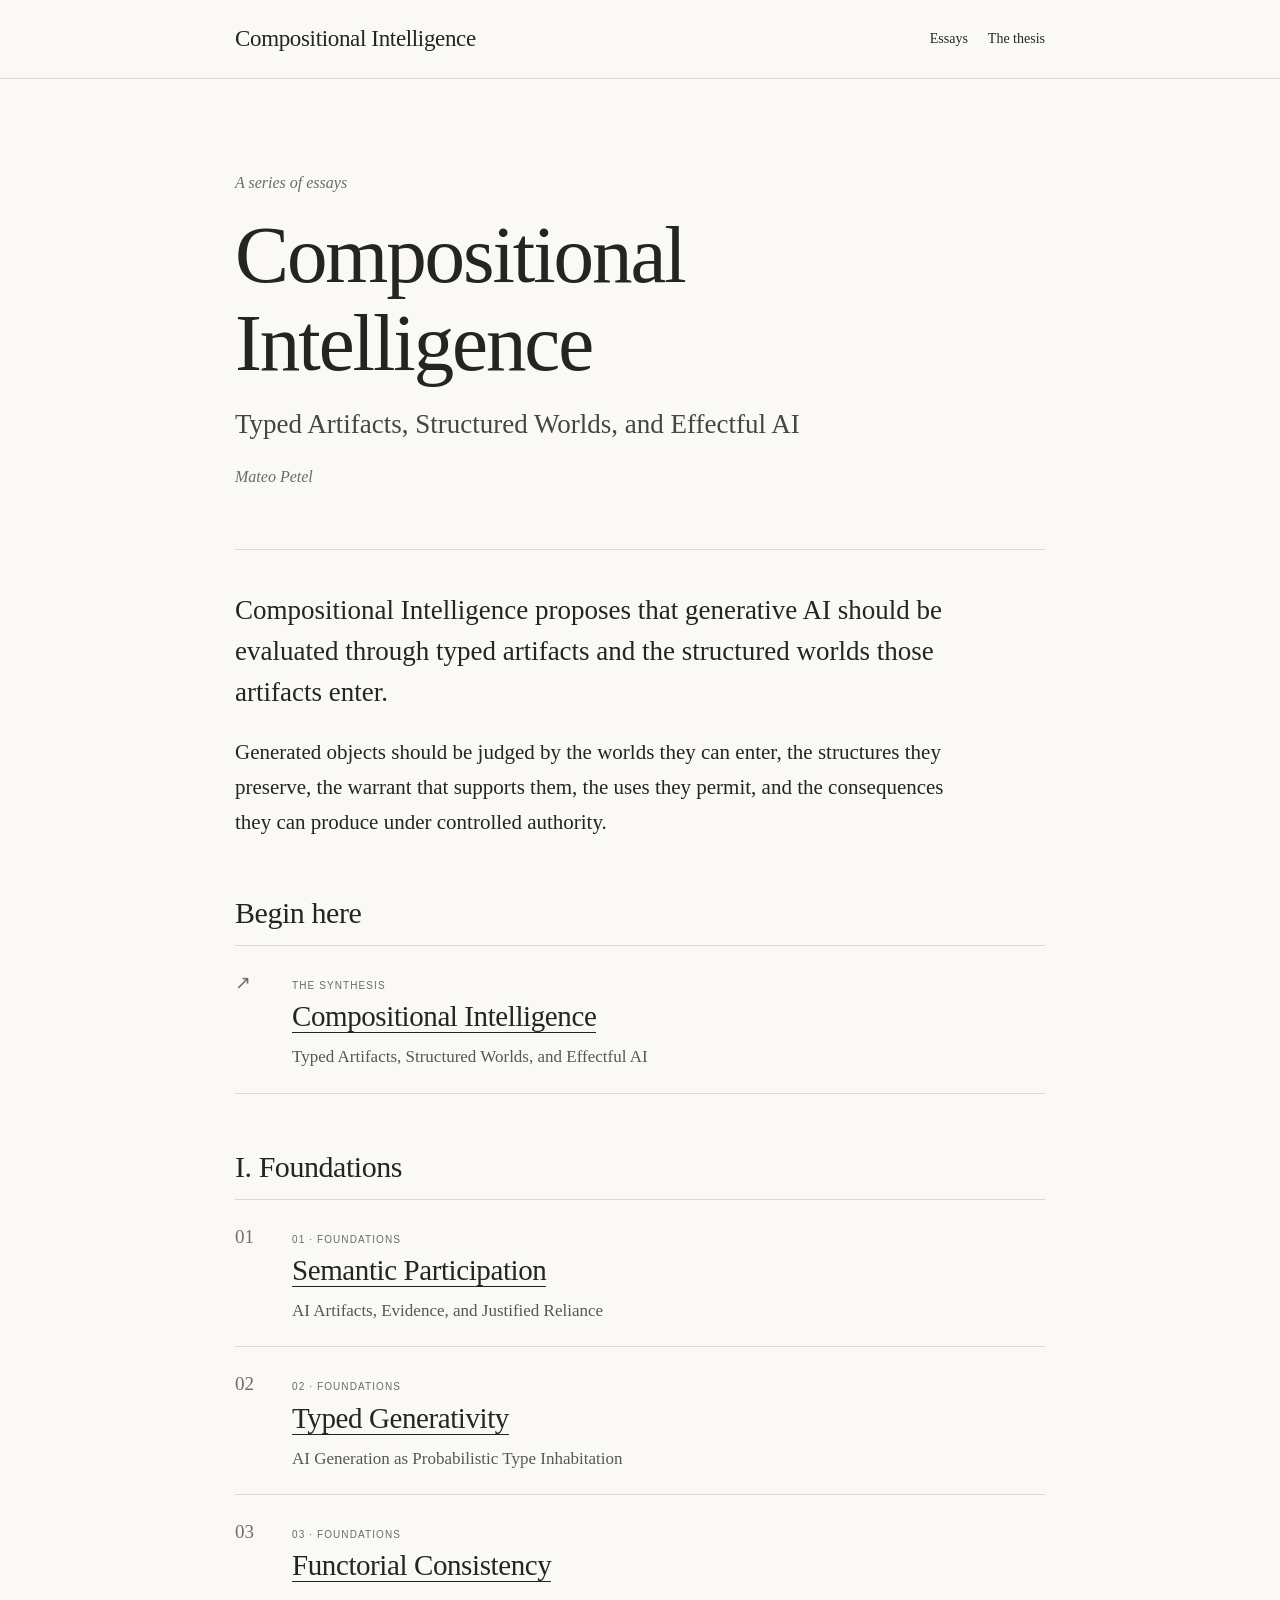
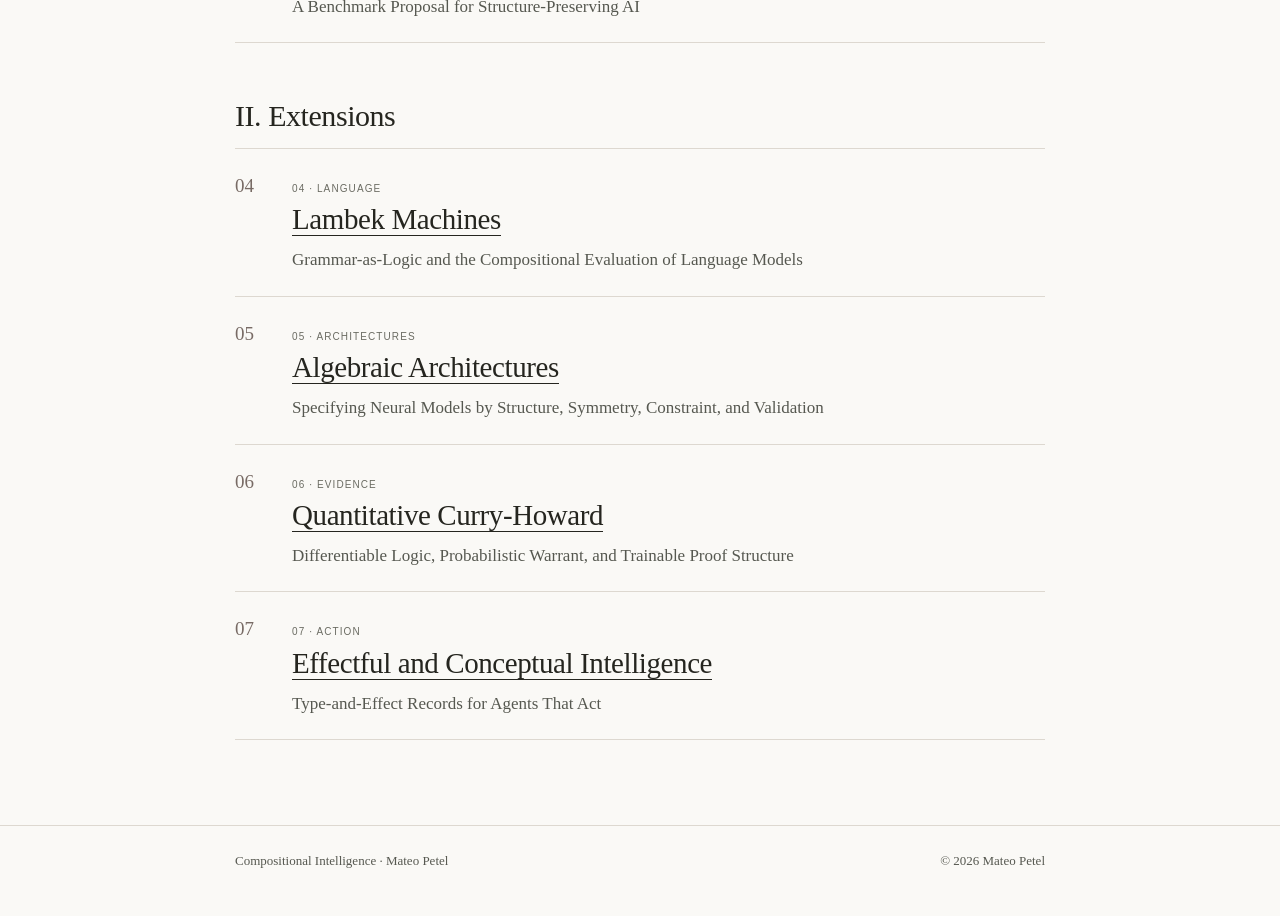
<file: docs/index.html>
<!doctype html>
<html lang="en">
<head>
<meta charset="utf-8">
<meta name="viewport" content="width=device-width, initial-scale=1">
<meta name="theme-color" content="#ffffff">
<meta name="description" content="Compositional Intelligence is a proposed research program for evaluating generative AI through typed artifacts and the structured worlds those artifacts enter.">
<meta property="og:type" content="website">
<meta property="og:title" content="Compositional Intelligence">
<meta property="og:description" content="Compositional Intelligence is a proposed research program for evaluating generative AI through typed artifacts and the structured worlds those artifacts enter.">
<meta property="og:url" content="https://fraware.github.io/compositional-intelligence/">
<link rel="canonical" href="https://fraware.github.io/compositional-intelligence/">
<link rel="icon" href="./favicon.svg" type="image/svg+xml">
<link rel="stylesheet" href="./style.css">
<title>Compositional Intelligence</title>
</head>
<body>
<a class="skip-link" href="#main">Skip to content</a>
<header class="site-header"><div class="container header-inner">
<a class="brand" href="./index.html">Compositional Intelligence</a>
<nav class="header-nav" aria-label="Primary navigation"><a href="./index.html#essays">Essays</a><a href="./essays/compositional-intelligence.html">The thesis</a></nav>
</div></header>
<main class="container" id="main">
<div class="hero"><p class="kicker">A series of essays</p><h1>Compositional<br>Intelligence</h1>
<p class="subtitle">Typed Artifacts, Structured Worlds, and Effectful AI</p><p class="byline">Mateo Petel</p></div>
<div class="intro"><p class="thesis">Compositional Intelligence proposes that generative AI should be evaluated through typed artifacts and the structured worlds those artifacts enter.</p>
<p>Generated objects should be judged by the worlds they can enter, the structures they preserve, the warrant that supports them, the uses they permit, and the consequences they can produce under controlled authority.</p></div>
<div id="essays"><section aria-label="Begin here"><h2 class="section-title">Begin here</h2><ol class="series-list"><li class="series-item"><span class="series-number" aria-hidden="true">↗</span><div><p class="category">The synthesis</p><h3 class="series-name"><a href="essays/compositional-intelligence.html">Compositional Intelligence</a></h3><p class="series-desc">Typed Artifacts, Structured Worlds, and Effectful AI</p></div></li></ol></section><section aria-label="I. Foundations"><h2 class="section-title">I. Foundations</h2><ol class="series-list"><li class="series-item"><span class="series-number" aria-hidden="true">01</span><div><p class="category">01 · Foundations</p><h3 class="series-name"><a href="essays/semantic-participation.html">Semantic Participation</a></h3><p class="series-desc">AI Artifacts, Evidence, and Justified Reliance</p></div></li><li class="series-item"><span class="series-number" aria-hidden="true">02</span><div><p class="category">02 · Foundations</p><h3 class="series-name"><a href="essays/typed-generativity.html">Typed Generativity</a></h3><p class="series-desc">AI Generation as Probabilistic Type Inhabitation</p></div></li><li class="series-item"><span class="series-number" aria-hidden="true">03</span><div><p class="category">03 · Foundations</p><h3 class="series-name"><a href="essays/functorial-consistency.html">Functorial Consistency</a></h3><p class="series-desc">A Benchmark Proposal for Structure-Preserving AI</p></div></li></ol></section><section aria-label="II. Extensions"><h2 class="section-title">II. Extensions</h2><ol class="series-list"><li class="series-item"><span class="series-number" aria-hidden="true">04</span><div><p class="category">04 · Language</p><h3 class="series-name"><a href="essays/lambek-machines.html">Lambek Machines</a></h3><p class="series-desc">Grammar-as-Logic and the Compositional Evaluation of Language Models</p></div></li><li class="series-item"><span class="series-number" aria-hidden="true">05</span><div><p class="category">05 · Architectures</p><h3 class="series-name"><a href="essays/algebraic-architectures.html">Algebraic Architectures</a></h3><p class="series-desc">Specifying Neural Models by Structure, Symmetry, Constraint, and Validation</p></div></li><li class="series-item"><span class="series-number" aria-hidden="true">06</span><div><p class="category">06 · Evidence</p><h3 class="series-name"><a href="essays/quantitative-curry-howard.html">Quantitative Curry-Howard</a></h3><p class="series-desc">Differentiable Logic, Probabilistic Warrant, and Trainable Proof Structure</p></div></li><li class="series-item"><span class="series-number" aria-hidden="true">07</span><div><p class="category">07 · Action</p><h3 class="series-name"><a href="essays/effectful-and-conceptual-intelligence.html">Effectful and Conceptual Intelligence</a></h3><p class="series-desc">Type-and-Effect Records for Agents That Act</p></div></li></ol></section></div></main>
<footer class="site-footer"><div class="container"><span>Compositional Intelligence · Mateo Petel</span><span>© 2026 Mateo Petel</span></div></footer>
</body></html>
</file>
<file: docs/style.css>
/* Compositional Intelligence. Deliberately minimal, self-contained editorial design. */
:root { color-scheme:light; --ink:#25251f; --soft:#565850; --muted:#6b6c63; --line:#ddd8d0; --paper:#faf9f6; --link:#684c49; --serif:"Palatino Linotype","Book Antiqua",Palatino,Georgia,serif; --display:Baskerville,"Baskerville Old Face","Palatino Linotype",Georgia,serif; --sans:"Helvetica Neue",Arial,Helvetica,sans-serif; }
*,*::before,*::after { box-sizing:border-box; }
html { scroll-behavior:smooth; }
body { margin:0; min-width:320px; background:var(--paper); color:var(--ink); font:19px/1.69 var(--serif); text-rendering:optimizeLegibility; }
a { color:inherit; text-decoration:underline; text-decoration-thickness:1px; text-underline-offset:3px; }
a:hover { color:var(--link); }
a:focus-visible,summary:focus-visible { outline:2px solid var(--link); outline-offset:4px; }
::selection { background:#edeae2; color:var(--ink); }
.container { width:min(100% - 64px, 810px); margin-inline:auto; }
.skip-link { position:absolute;left:-10000px;top:auto;width:1px;height:1px;overflow:hidden; }
.skip-link:focus { left:10px;top:10px;width:auto;height:auto;overflow:visible;padding:6px;background:white;z-index:20; }
.site-header { border-bottom:1px solid var(--line); padding:18px 0; }
.header-inner { display:flex; flex-wrap:wrap; justify-content:space-between; align-items:center; gap:10px 25px; min-height:42px; }
.brand { font:400 23px/1.25 var(--display); letter-spacing:-.015em; text-decoration:none; }
.header-nav { font:14px/1.4 var(--serif); letter-spacing:0; }
.header-nav a { margin-left:20px; text-decoration:none; }
.hero { padding-top:76px; padding-bottom:44px; border-bottom:1px solid var(--line); }
.kicker { text-transform:none; letter-spacing:0; font:italic 16px/1.45 var(--serif); color:var(--muted); }
.hero h1 { margin:17px 0 15px; font:400 clamp(50px,7.2vw,81px)/1.09 var(--display); letter-spacing:-.026em; max-width:760px; }
.hero .subtitle { margin:17px 0 19px; font-size:clamp(21px,2.7vw,27px); line-height:1.48; color:#45463f; }
.byline { font:italic 16px/1.6 var(--serif); color:var(--muted); }
.intro { max-width:740px; padding-top:40px; font-size:21px; line-height:1.66; }
.intro p { margin:0 0 22px; }
.intro .thesis { font-size:clamp(22px,3vw,27px); line-height:1.52; }
.section-title { margin:55px 0 13px; font:400 30px/1.23 var(--display); letter-spacing:-.015em; }
.section-intro { font:15px/1.6 Arial,Helvetica,sans-serif; color:var(--soft); margin:0 0 18px; }
.series-list { list-style:none; margin:0; padding:0; border-top:1px solid var(--line); }
.series-item { display:grid; grid-template-columns:42px minmax(0,1fr); column-gap:15px; padding:21px 0 22px; border-bottom:1px solid var(--line); }
.series-number { font:400 19px/1.5 var(--display); color:#786b65; padding-top:2px; }
.series-name { margin:0; font:400 29px/1.22 var(--display); letter-spacing:-.014em; }
.series-name a { text-decoration:none; border-bottom:1px solid currentColor; }
.series-desc { margin:10px 0 0; font:17px/1.55 var(--serif); color:#565850; max-width:670px; }
.category { display:inline-block; font:10px/1.4 Arial,Helvetica,sans-serif; text-transform:uppercase; letter-spacing:.11em; color:var(--muted); margin:0 0 6px; }
.site-footer { border-top:1px solid var(--line); padding:25px 0 44px; margin-top:85px; font:13px/1.6 Arial,Helvetica,sans-serif; color:var(--soft); }
.site-footer .container { display:flex; flex-wrap:wrap; gap:12px 25px; justify-content:space-between; }
.article-header { padding:69px 0 43px; border-bottom:1px solid var(--line); }
.breadcrumb { margin:0 0 25px; font:13px/1.5 Arial,Helvetica,sans-serif; color:var(--soft); }
.article-header h1 { margin:8px 0 15px; font:400 clamp(39px,5.5vw,62px)/1.15 var(--display); letter-spacing:-.024em; text-wrap:balance; }
.article-header .deck { font-size:24px; line-height:1.39; color:#343434; margin:0 0 22px; }
.article-content { padding-top:43px; overflow-wrap:break-word; }
.article-content h2 { font:400 32px/1.28 var(--display); letter-spacing:-.018em; scroll-margin-top:25px; margin:60px 0 20px; }
.article-content h3 { font:400 25px/1.34 var(--display); scroll-margin-top:25px; margin:45px 0 14px; }
.article-content h4 { font:600 17px/1.5 Arial,Helvetica,sans-serif; margin-top:35px; }
.article-content p { margin:0 0 1.22em; }
.article-content a { overflow-wrap:anywhere; }
.article-content .source-only { padding:13px 16px; margin:0 0 33px; border-left:2px solid var(--line); font:14px/1.6 Arial,Helvetica,sans-serif; color:var(--soft); }
.article-content ul,.article-content ol { margin:7px 0 24px; padding-left:28px; }
.article-content li { margin:6px 0; }
.article-content blockquote { margin:28px 0; padding:2px 22px; border-left:2px solid var(--line); color:#404040; }
.article-content pre { padding:19px 22px; font:14px/1.6 ui-monospace,SFMono-Regular,Consolas,"Liberation Mono",monospace; background:#f7f7f7; white-space:pre-wrap; overflow-x:auto; }
.article-content code { font:0.85em/1.5 ui-monospace,SFMono-Regular,Consolas,"Liberation Mono",monospace; }
.article-content table { border-collapse:collapse; font:14px/1.56 var(--sans); margin:0; width:100%; }
.article-content th,.article-content td { text-align:left; vertical-align:top; padding:11px 16px 12px 0; border-bottom:1px solid var(--line); overflow-wrap:anywhere; }
.article-content th { font-weight:600; }
.article-content caption { text-align:left; padding:0 0 13px; }
.article-content sup { line-height:0; }
.article-content math { font-size:1em; }
.article-toc { margin:0 0 37px; border-bottom:1px solid var(--line); padding:0 0 18px; font:14px/1.55 Arial,Helvetica,sans-serif; }
.article-toc summary { cursor:pointer; color:var(--soft); }
.article-toc ol { columns:2; column-gap:30px; padding-left:21px; margin:16px 0 2px; }
.article-toc li { break-inside:avoid; margin:0 0 7px; }
.article-toc a { text-decoration:none; }
.article-pager { display:grid; grid-template-columns:1fr 1fr; gap:25px; border-top:1px solid var(--line); margin:74px 0 25px; padding-top:25px; font:14px/1.6 Arial,Helvetica,sans-serif; }
.article-pager .next { text-align:right; }
.article-pager span { display:block; color:var(--soft); font-size:12px; margin-bottom:4px; }
.note { margin:31px 0 0; font:14px/1.6 Arial,Helvetica,sans-serif; color:var(--soft); }
.article-content .preview-heading { margin-top:29px; }
.bibliography { border-top: 1px solid var(--line); padding-top: 25px; margin-top: 65px; font:14px/1.62 Arial,Helvetica,sans-serif; }
.bibliography h2 {font:normal 29px/1.25 Georgia,'Times New Roman',serif;letter-spacing:-.02em;margin:0 0 12px;}
.bibliography-note {color:var(--soft);margin:0 0 22px;max-width:680px;}
.references-list {list-style:none;margin:0;padding:0;display:grid;gap:13px;}
.references-list li {overflow-wrap:anywhere;}
.ref-key {font:12px/1.4 ui-monospace,SFMono-Regular,Consolas,monospace;color:var(--soft);}
.ref-details {color:var(--soft);}
.citation-link {text-decoration: underline dotted; text-underline-offset: 3px;}
.references-list li:target {outline:1px solid var(--line);outline-offset:7px;}
@media (max-width:600px) { .hero { padding-top:49px; } .intro { padding-top:29px; font-size:19px; } .series-item { grid-template-columns:32px 1fr; column-gap:10px; } .series-name { font-size:22px; } .article-header { padding-top:44px; } .article-content { padding-top:29px; } .article-content h2 { font-size:26px; } .article-toc ol { columns:1; } .header-nav a { margin-left:13px; } }
@media (prefers-reduced-motion:reduce) { html { scroll-behavior:auto; } }
@media print { .site-header,.site-footer,.article-pager,.article-toc { display:none; } .container { width:100%; } .article-content { padding-top:12px; } body { color:#000; font-size:12pt; } h2,h3 { break-after:avoid; } table,blockquote,pre { break-inside:avoid; } }


/* Additional reading and accessibility refinements. */
.article-content img{max-width:100%;height:auto}.article-content table{width:100%}.article-content td,.article-content th{white-space:normal}.article-content .citation-link{overflow-wrap:normal}.references-list li{scroll-margin-top:30px}.article-content math[display="block"]{display:block;max-width:100%;overflow-x:auto;overflow-y:hidden;margin:25px 0}.article-content .footnotes{font-size:0.82em}.article-content h1{font-size:36px}@media(prefers-color-scheme:dark){:root{color-scheme:light}}

/* Publication hierarchy and responsive navigation. */
.article-content > p,.article-content > ul,.article-content > ol,.article-content > blockquote { max-width:70ch; }
.article-content > p { hyphens:none; }
.article-content pre,.article-content code { overflow-wrap:anywhere; }
.article-toc { padding:14px 0 19px; margin:0 0 34px; }
.article-toc details summary { font:600 14px/1.5 Arial,Helvetica,sans-serif; cursor:pointer; }
.article-toc details[open] { padding-bottom:12px; }
.article-toc ol { padding-top:12px; }
.header-nav a { display:inline-flex; align-items:center; min-height:40px; }
@media (max-width:680px) {
  .header-inner { gap:7px 18px; }
  .header-nav { display:flex; flex-wrap:wrap; gap:3px 16px; }
  .header-nav a { margin-left:0; min-height:42px; }
  .article-toc ol { columns:1; }
}

/* Scientific tables retain native table layout inside a keyboard-scrollable group. */
.article-content .table-scroll {
  max-width:100%;
  overflow-x:auto;
  margin:25px 0 30px;
  overscroll-behavior-x:contain;
}
.article-content .table-scroll:focus-visible {
  outline:2px solid var(--link);
  outline-offset:3px;
}
.article-content .table-scroll table {
  display:table;
  width:100%;
  max-width:none;
  overflow:visible;
  margin:0;
}
.article-content .table-scroll th,
.article-content .table-scroll td {
  min-width:95px;
}
@media print {
  .article-content .table-scroll { overflow:visible; break-inside:avoid; }
}

/* Scientific media: semantic MathML and captioned, keyboard-readable figures. */
.article-content .math-scroll {
  max-width:100%;
  overflow-x:auto;
  overflow-y:hidden;
  margin:26px 0 30px;
  padding:15px 5px 17px;
  overscroll-behavior-x:contain;
  border-top:1px solid var(--line);
  border-bottom:1px solid var(--line);
}
.article-content .math-scroll:focus-visible { outline:2px solid var(--link); outline-offset:3px; }
.article-content .math-scroll math[display="block"] {
  display:block;
  min-width:max-content;
  margin:0;
  font-size:1.09em;
}
.article-content math[display="inline"] {
  display:inline-block;
  max-width:100%;
  overflow-x:auto;
  overflow-y:hidden;
  vertical-align:middle;
}
.article-content math[display="inline"]:focus-visible {
  outline:2px solid var(--link);
  outline-offset:2px;
}
.article-content figure {
  max-width:100%;
  margin:30px 0 35px;
}
.article-content figcaption {
  margin:13px 0 0;
  color:var(--soft);
  font:13px/1.6 Arial,Helvetica,sans-serif;
}
.article-content .lifecycle-stages {
  display:grid;
  grid-template-columns:repeat(auto-fit,minmax(155px,1fr));
  list-style:none;
  counter-reset:stage;
  gap:8px;
  margin:0;
  padding:0;
}
.article-content .lifecycle-stages li {
  counter-increment:stage;
  min-width:0;
  padding:15px 13px 17px;
  margin:0;
  border:1px solid var(--line);
  font:14px/1.55 Arial,Helvetica,sans-serif;
}
.article-content .lifecycle-stages li::before {
  content:counter(stage, decimal-leading-zero);
  display:block;
  color:var(--soft);
  font:11px/1.7 Arial,Helvetica,sans-serif;
  margin-bottom:8px;
}
.article-content .path-comparison { display:grid; gap:10px; }
.article-content .path-route { padding:16px 17px; border:1px solid var(--line); }
.article-content .path-route p { margin:0; overflow-wrap:anywhere; }
.article-content .path-route p:last-child {
  font:18px/1.65 Georgia,"Times New Roman",serif;
}
.article-content .path-route .path-route-label {
  margin:0 0 9px;
  font:600 11px/1.5 Arial,Helvetica,sans-serif;
  text-transform:uppercase;
  letter-spacing:.075em;
  color:var(--soft);
}
@media (max-width:550px) {
  .article-content .math-scroll { padding:14px 2px; }
  .article-content .math-scroll math[display="block"] { font-size:1em; }
  .article-content .lifecycle-stages { grid-template-columns:repeat(2,minmax(0,1fr)); }
  .article-content .path-route { padding:13px 12px; }
  .article-content .path-route p:last-child { font-size:16px; }
}
@media print {
  .article-content .math-scroll { overflow:visible; break-inside:avoid; }
  .article-content .math-scroll math[display="block"] { min-width:0; }
  .article-content figure { break-inside:avoid; }
}


/* Technical reading: intact HTML tables, comfortable column measures, visible labels. */
.article-content .table-scroll {
  margin:0 0 34px;
  border-top:1px solid var(--line);
  border-bottom:1px solid var(--line);
  scrollbar-gutter:stable;
}
.article-content .table-scroll table { width:100%; max-width:none; overflow:visible; }
.article-content .table-scroll[data-columns="2"] table { min-width:max(100%,560px); }
.article-content .table-scroll[data-columns="3"] table { min-width:max(100%,750px); }
.article-content .table-scroll[data-columns="4"] table { min-width:max(100%,920px); }
.article-content .table-scroll[data-columns="5"] table,
.article-content .table-scroll[data-columns="6"] table { min-width:max(100%,1050px); }
/* Generated table labels remain accessible without adding printed manuscript text. */
.article-content .table-display-caption {
  position:absolute;
  width:1px;
  height:1px;
  padding:0;
  margin:-1px;
  overflow:hidden;
  clip:rect(0,0,0,0);
  clip-path:inset(50%);
  white-space:nowrap;
  border:0;
}
.article-content .table-caption-number { font-weight:650; color:var(--ink); margin-right:7px; }
.article-content caption.visually-hidden {
  position:absolute;
  width:1px;
  height:1px;
  padding:0;
  margin:-1px;
  overflow:hidden;
  clip:rect(0,0,0,0);
  white-space:nowrap;
  border:0;
}
.article-content .table-scroll-hint {
  display:none;
  margin:6px 0 32px;
  color:var(--muted);
  font:italic 13px/1.5 var(--serif);
}
.article-content .table-scroll thead th {
  font-weight:650;
  color:var(--ink);
  border-bottom:1px solid #a9a69d;
}
.article-content .table-scroll tbody tr:last-child td { border-bottom:0; }
.article-content .table-scroll td a { overflow-wrap:anywhere; }
.article-content .record-schema {
  margin:28px 0 35px;
  border-block:1px solid var(--line);
  outline-offset:4px;
}
.article-content .record-schema:focus-visible { outline:2px solid var(--link); }
.article-content .record-schema pre {
  margin:0;
  padding:17px 6px 19px;
  background:transparent;
  overflow-wrap:anywhere;
  white-space:pre-wrap;
  border:0;
  font:13.5px/1.7 ui-monospace,SFMono-Regular,Consolas,"Liberation Mono",monospace;
}
.article-content .record-schema code { font:inherit; white-space:inherit; }
.bibliography h2 { font-family:var(--display); }
.site-footer { font-family:var(--serif); }
@media (max-width:650px) {
  .article-content .table-scroll[data-columns]:not([data-columns="1"]) { margin-bottom:0; }
  .article-content .table-scroll-hint { display:block; }
  .container { width:min(100% - 40px,810px); }
  .site-header { padding:12px 0; }
  .brand { font-size:21px; }
  .hero { padding-top:53px; }
  .hero h1 { font-size:clamp(42px,10vw,62px); }
  .series-name { font-size:26px; }
  .article-header { padding-top:53px; }
  .article-content { padding-top:37px; }
  .article-content h2 { font-size:28px; }
  .article-content h3 { font-size:23px; }
}
@media print {
  :root { --paper:#fff; --ink:#000; --soft:#333; }
  .article-content .table-scroll { overflow:visible; }
  .article-content .table-scroll table { min-width:0!important; }
}

/* Unstyled manuscript source records use the same restrained typesetting. */
.article-content > pre {
  margin:29px 0 35px;
  padding:17px 6px 19px;
  background:transparent;
  border-top:1px solid var(--line);
  border-bottom:1px solid var(--line);
  font:13.5px/1.7 ui-monospace,SFMono-Regular,Consolas,"Liberation Mono",monospace;
  white-space:pre-wrap;
  overflow-wrap:anywhere;
}
.article-content > pre code { font:inherit; white-space:inherit; }


/* Synthesis table: semantic inline formulas remain intact within horizontal scrolling. */
.article-content .formula-cell { white-space:nowrap; }
.article-content .formula-cell math[display="inline"] {
  display:inline-block;
  max-width:none;
  white-space:nowrap;
  vertical-align:middle;
}


/* Source-derived figures in the flagship synthesis. */
.article-content .ci-source-figure {
  margin:34px 0 41px;
  padding:23px 0 19px;
  border-top:1px solid var(--line);
  border-bottom:1px solid var(--line);
}
.article-content .ci-source-figure figcaption {
  max-width:68ch;
  margin:18px 0 0;
  color:var(--soft);
  font:14px/1.6 var(--serif);
}
.article-content .ci-lifecycle ol {
  counter-reset:ci-stage;
  display:grid;
  grid-template-columns:repeat(4,minmax(0,1fr));
  gap:8px;
  padding:0;
  margin:0;
  list-style:none;
}
.article-content .ci-lifecycle li {
  counter-increment:ci-stage;
  display:flex;
  flex-direction:column;
  justify-content:center;
  min-height:91px;
  margin:0;
  padding:13px 11px;
  border:1px solid var(--line);
  background:rgba(255,255,255,.26);
  font:16px/1.42 var(--serif);
  overflow-wrap:normal;
  hyphens:none;
}
.article-content .ci-lifecycle li::before {
  content:counter(ci-stage,decimal-leading-zero);
  display:block;
  margin-bottom:7px;
  color:var(--soft);
  font:11px/1.2 var(--sans);
  letter-spacing:.04em;
}
.article-content .ci-commuting .table-scroll {
  margin:0;
  border:0;
  scrollbar-gutter:auto;
}
.article-content .ci-commuting .table-scroll[data-columns="3"] table {
  min-width:max(100%,570px);
  table-layout:fixed;
}
.article-content .ci-commuting .table-scroll th,
.article-content .ci-commuting .table-scroll td {
  min-width:0;
  padding:12px 8px;
  border:0;
  text-align:center;
  vertical-align:middle;
  font-weight:400;
  font-size:16px;
  line-height:1.42;
}
.article-content .ci-commuting .table-scroll th {
  font-weight:400;
}
.article-content .ci-commuting .table-scroll th:nth-child(2),
.article-content .ci-commuting .table-scroll td:nth-child(2) {
  width:18%;
}
.article-content .ci-commuting .table-scroll tbody tr:first-child td {
  padding:4px 8px;
}
.article-content .ci-commuting .ci-right-arrow,
.article-content .ci-commuting .ci-down-arrow {
  display:inline-flex;
  align-items:center;
  justify-content:center;
  gap:5px;
  white-space:nowrap;
  color:var(--ink);
  font-size:18px;
  font-weight:400;
}
.article-content .ci-commuting .ci-down-arrow {
  flex-direction:column;
  gap:0;
  line-height:1;
}
.article-content .ci-commuting .ci-right-arrow var,
.article-content .ci-commuting .ci-down-arrow var {
  font-size:16px;
}
@media (max-width:680px) {
  .article-content .ci-lifecycle ol {
    grid-template-columns:repeat(2,minmax(0,1fr));
  }
  .article-content .ci-lifecycle li {
    min-height:79px;
    padding:12px 10px;
    font-size:15px;
  }
}
@media print {
  .article-content .ci-source-figure {
    break-inside:avoid;
  }
  .article-content .ci-commuting .table-scroll[data-columns="3"] table {
    min-width:0;
  }
}


/* Compact phone representation of the source's commuting-square table. */
.article-content .ci-commuting-mobile { display:none; }
@media (max-width:650px) {
  .article-content .ci-commuting .table-scroll { display:none; }
  .article-content .ci-commuting-mobile { display:block; }
  .article-content .ci-commuting-mobile-grid {
    display:grid;
    grid-template-columns:minmax(0,1fr) 36px minmax(0,1fr);
    grid-template-rows:auto 40px auto;
    align-items:center;
    gap:3px;
    max-width:100%;
  }
  .article-content .ci-square-object {
    display:block;
    min-width:0;
    padding:14px 5px;
    border:1px solid var(--line);
    text-align:center;
    overflow-wrap:normal;
    font:14px/1.38 var(--serif);
  }
  .article-content .ci-square-arrow {
    display:flex;
    align-items:center;
    justify-content:center;
    gap:2px;
    min-width:0;
    white-space:nowrap;
    font:16px/1.25 var(--serif);
  }
  .article-content .ci-square-arrow.ci-square-down {
    flex-direction:column;
    gap:0;
    font-size:19px;
  }
}


/* Flagship source captions remain on the page, named by their source table. */
.article-content .table-display-caption.source-visible-caption {
  position:static;
  display:block;
  width:auto;
  height:auto;
  padding:0;
  margin:7px 0 13px;
  overflow:visible;
  clip:auto;
  clip-path:none;
  white-space:normal;
  border:0;
  color:var(--soft);
  font:italic 15px/1.55 var(--serif);
}

/* Keep source punctuation on the same typographic line as display MathML. */
.article-content .math-display-expression {
  display:inline-flex;
  align-items:baseline;
  flex-wrap:nowrap;
  gap:0;
  min-width:max-content;
  white-space:nowrap;
}
.article-content .math-display-punctuation {
  display:inline-block;
  margin-left:.035em;
  flex:none;
  white-space:nowrap;
}


/* Semantic Participation: source-based scientific records and membership core. */
.article-content .sp-sequence {
  margin:27px 0 33px;
  padding:23px 0 20px;
  border-block:1px solid var(--line);
}
.article-content .sp-sequence ol {
  display:grid;
  grid-template-columns:repeat(4,minmax(0,1fr));
  gap:8px;
  list-style:none;
  margin:0;
  padding:0;
  counter-reset:sp-sequence;
}
.article-content .sp-sequence li {
  counter-increment:sp-sequence;
  display:flex;
  flex-direction:column;
  justify-content:center;
  gap:7px;
  min-height:82px;
  margin:0;
  padding:12px 11px;
  border:1px solid var(--line);
  font:16px/1.35 var(--serif);
  overflow-wrap:normal;
}
.article-content .sp-sequence li::before {
  content:counter(sp-sequence,decimal-leading-zero);
  color:var(--soft);
  font:11px/1.3 var(--sans);
  letter-spacing:.055em;
}
.article-content .sp-source-schema {
  margin:27px 0 35px;
  border-block:1px solid var(--line);
  outline-offset:4px;
}
.article-content .sp-source-schema pre {
  margin:0;
  padding:17px 6px 20px;
  white-space:pre-wrap;
  overflow-wrap:anywhere;
  border:0;
  background:transparent;
  font:13.5px/1.7 ui-monospace,SFMono-Regular,Consolas,"Liberation Mono",monospace;
}
.article-content .sp-source-schema code {font:inherit;white-space:inherit}
.article-content .sp-source-schema:focus-visible {outline:2px solid var(--link)}
.article-content .sp-criterion {
  margin:24px 0 34px;
  padding:15px 0;
  border-block:1px solid var(--line);
}
.article-content .sp-criterion-head {
  margin:0 0 12px;
  font:19px/1.6 var(--serif);
}
.article-content .sp-criterion ol {
  margin:0;
  padding:0 0 0 18px;
  list-style:none;
  border-left:2px solid var(--line);
}
.article-content .sp-criterion li {
  margin:0;
  padding:5px 0 5px 12px;
  font:16px/1.55 ui-monospace,SFMono-Regular,Consolas,"Liberation Mono",monospace;
  overflow-wrap:anywhere;
}
.article-content .sp-transport {margin:28px 0 38px}
.article-content .sp-transport .sp-transport-mapping {
  margin:0 0 12px;
  padding:13px 0;
  font:18px/1.6 var(--serif);
  overflow-x:auto;
}
.article-content .sp-transport .sp-source-schema {margin:0}
.article-content .sp-mobile-records {display:none}
.article-content .sp-scroll-hint {display:none}
.article-content .table-scroll[data-sp-alternative="mobile"]:has(#table-3) {
  border:0;
  margin-top:12px;
}
.article-content .table-scroll[data-sp-alternative="mobile"] #table-3 thead {
  display:none;
}
.article-content .table-scroll[data-sp-alternative="mobile"] #table-3 td {
  padding:18px 0 18px 20px;
  border:0;
  border-left:2px solid var(--ink);
  font:19px/1.75 var(--serif);
}
.article-content blockquote:has(> .record-schema) {
  margin-block:24px 33px;
  border:0;
  padding:0;
}
@media (min-width:651px) and (max-width:1000px) {
  .article-content .sp-scroll-hint {
    display:block;
    margin:8px 0 11px;
    color:var(--soft);
    font:italic 13px/1.5 var(--serif);
  }
}
@media (min-width:1001px) {
  .article-content .sp-scroll-hint + .table-scroll[data-columns="4"] {
    margin-top:0;
  }
  .article-content .sp-scroll-hint:has(+ .table-scroll[data-columns="4"]) {
    display:block;
    margin:8px 0 11px;
    color:var(--soft);
    font:italic 13px/1.5 var(--serif);
  }
}
@media (max-width:650px) {
  .article-content .sp-sequence ol {
    grid-template-columns:repeat(2,minmax(0,1fr));
  }
  .article-content .sp-sequence li {
    min-height:75px;
    font-size:15px;
    padding:11px;
  }
  .article-content .table-scroll[data-sp-alternative="mobile"] {
    display:none;
  }
  .article-content .sp-scroll-hint {display:none}
  .article-content .sp-mobile-records {
    display:block;
    margin:8px 0 36px;
  }
  .article-content .sp-mobile-record {
    padding:16px 0 18px;
    margin:0;
    border-top:1px solid var(--line);
  }
  .article-content .sp-mobile-record:last-child {
    border-bottom:1px solid var(--line);
  }
  .article-content .sp-record-field + .sp-record-field {margin-top:13px}
  .article-content .sp-record-field dt {
    margin:0 0 4px;
    color:var(--soft);
    font:12px/1.5 var(--sans);
    letter-spacing:.035em;
  }
  .article-content .sp-record-field dd {
    margin:0;
    max-width:100%;
    font:16px/1.59 var(--serif);
    overflow-wrap:break-word;
  }
  .article-content .sp-mobile-record .sp-record-field:first-child dd {
    font:18px/1.45 var(--display);
  }
  .article-content .sp-mobile-table-1 .sp-record-field:nth-child(1) dd {
    color:var(--soft);
    font:14px/1.4 var(--sans);
  }
  .article-content .sp-mobile-table-1 .sp-record-field:nth-child(2) dd {
    font:19px/1.4 var(--display);
  }
  .article-content .sp-mobile-table-1 .sp-record-field:nth-child(3) dd {
    color:var(--ink);
    font:16px/1.58 var(--serif);
  }
  .article-content .sp-mobile-table-1 .sp-record-field:nth-child(1) dt,
  .article-content .sp-mobile-table-1 .sp-record-field:nth-child(2) dt,
  .article-content .sp-mobile-table-2 .sp-record-field:first-child dt,
  .article-content .sp-mobile-table-4 .sp-record-field:first-child dt,
  .article-content .sp-mobile-table-5 .sp-record-field:first-child dt,
  .article-content .sp-mobile-table-6 .sp-record-field:first-child dt,
  .article-content .sp-mobile-table-7 .sp-record-field:first-child dt,
  .article-content .sp-mobile-table-8 .sp-record-field:first-child dt,
  .article-content .sp-mobile-table-9 .sp-record-field:first-child dt,
  .article-content .sp-mobile-table-10 .sp-record-field:first-child dt,
  .article-content .sp-mobile-table-11 .sp-record-field:first-child dt,
  .article-content .sp-mobile-table-12 .sp-record-field:first-child dt {
    position:absolute;
    width:1px;
    height:1px;
    padding:0;
    margin:-1px;
    overflow:hidden;
    clip:rect(0,0,0,0);
    clip-path:inset(50%);
    white-space:nowrap;
    border:0;
  }
  .article-content .sp-mobile-table-3 .sp-record-field dt {
    position:absolute;
    width:1px;
    height:1px;
    margin:-1px;
    padding:0;
    overflow:hidden;
    clip:rect(0,0,0,0);
    clip-path:inset(50%);
    white-space:nowrap;
    border:0;
  }
  .article-content .sp-mobile-table-3 .sp-mobile-record {
    border-top:0;
    border-left:2px solid var(--ink);
    padding:9px 0 9px 18px;
  }
  .article-content .sp-mobile-table-3 .sp-record-field dd {
    font:19px/1.68 var(--serif) !important;
  }
  .article-content .sp-transition-head {
    display:flex;
    justify-content:space-between;
    gap:14px;
    padding:24px 0 10px;
    border-top:2px solid var(--line);
    color:var(--soft);
    font:13px/1.5 var(--sans);
  }
  .article-content .sp-transition-head strong {font-weight:550}
  .article-content .sp-transition-record .sp-record-field:first-child dd {
    font:17px/1.45 var(--serif);
  }
  .article-content .sp-criterion li {font-size:13px}
  .article-content .sp-criterion-head {font-size:16px}
  .article-content .sp-transport .sp-transport-mapping {font-size:15px}
}
@media print {
  .article-content .table-scroll[data-sp-alternative="mobile"] {
    display:block;
  }
  .article-content .sp-mobile-records,
  .article-content .sp-scroll-hint {display:none}
  .article-content .sp-source-schema,
  .article-content .sp-mobile-record {break-inside:avoid}
}
/* At narrow print widths four-column source tables clip technical content.
   The responsive records carry the same verified cells and column labels. */
@media print and (max-width:650px) {
  .article-content .table-scroll[data-sp-alternative="mobile"] {
    display:none;
  }
  .article-content .sp-mobile-records {
    display:block;
  }
  .article-content .sp-mobile-record {
    break-inside:avoid;
  }
}


/* Preserve the source distinction between a weaker statement and a witness. */
.article-content .sp-proof-example {
  margin:25px 0 35px;
  padding:19px 0 21px;
  border-block:1px solid var(--line);
}
.article-content .sp-proof-example > p:first-child {
  margin:0 0 18px;
  font:18px/1.7 var(--serif);
}
.article-content .sp-proof-example-label {
  margin:0 0 6px;
  color:var(--soft);
  font:12px/1.5 var(--sans);
  letter-spacing:.04em;
}
.article-content .sp-proof-example pre {
  padding:10px 4px;
  margin:0;
  border:0;
  background:transparent;
  white-space:pre-wrap;
  overflow-wrap:anywhere;
  font:14px/1.65 ui-monospace,SFMono-Regular,Consolas,"Liberation Mono",monospace;
}
.article-content .sp-proof-example code {
  font:inherit;
  white-space:inherit;
}
.article-content .sp-mobile-table-2 a {
  text-underline-offset:.16em;
}
@media print {
  .article-content .sp-proof-example {break-inside:avoid}
}


/* Source-derived SemanticEnvironment field meanings. */
.article-content .sp-environment-schema {
  padding:15px 0 17px;
}
.article-content .sp-environment-schema .sp-schema-brace {
  padding:1px 2px 12px;
  font:14px/1.6 ui-monospace,SFMono-Regular,Consolas,"Liberation Mono",monospace;
}
.article-content .sp-environment-schema .sp-schema-brace:last-child {
  padding:11px 2px 0;
}
.article-content .sp-environment-schema .sp-schema-brace code {
  font:inherit;
}
.article-content .sp-environment-fields {
  margin:0;
  padding:0;
}
.article-content .sp-environment-fields .sp-schema-entry {
  display:grid;
  grid-template-columns:minmax(98px,115px) minmax(0,1fr);
  column-gap:17px;
  padding:11px 2px;
  margin:0;
  border-bottom:1px solid var(--line);
}
.article-content .sp-environment-fields dt,
.article-content .sp-environment-fields dt code {
  font:14px/1.6 ui-monospace,SFMono-Regular,Consolas,"Liberation Mono",monospace;
  color:var(--ink);
}
.article-content .sp-environment-fields dd {
  min-width:0;
  margin:0;
  font:15px/1.58 var(--serif);
  overflow-wrap:break-word;
}
.article-content .sp-environment-fields dd code {
  font:13.5px/1.6 ui-monospace,SFMono-Regular,Consolas,"Liberation Mono",monospace;
  white-space:normal;
}
@media (max-width:650px) {
  .article-content .sp-environment-fields .sp-schema-entry {
    grid-template-columns:minmax(0,1fr);
    row-gap:3px;
    padding:10px 2px 12px;
  }
  .article-content .sp-environment-fields dt,
  .article-content .sp-environment-fields dt code {
    font-size:13.5px;
  }
  .article-content .sp-environment-fields dd {
    font-size:16px;
  }
  .article-content .sp-environment-fields dd code {
    font-size:13.5px;
  }
}
@media print {
  .article-content .sp-environment-fields .sp-schema-entry {
    break-inside:avoid;
  }
}


/* Typed Generativity V3: source-preserving mobile tables, sequences, and records. */
.article-content .tg-sequence {
  margin:25px 0 34px;
  padding:22px 0;
  border-block:1px solid var(--line);
}
.article-content .tg-sequence ol {
  display:grid;
  grid-template-columns:repeat(4,minmax(0,1fr));
  gap:8px;
  margin:0;
  padding:0;
  list-style:none;
  counter-reset:tg-stage;
}
.article-content .tg-sequence li {
  counter-increment:tg-stage;
  display:flex;
  flex-direction:column;
  justify-content:center;
  min-width:0;
  min-height:86px;
  margin:0;
  padding:14px 11px;
  border:1px solid var(--line);
  font:16px/1.42 var(--serif);
  overflow-wrap:normal;
}
.article-content .tg-sequence li::before {
  content:counter(tg-stage,decimal-leading-zero);
  margin-bottom:8px;
  color:var(--soft);
  font:11px/1.2 var(--sans);
}
.article-content .tg-domain-example {
  margin:25px 0 32px;
  padding:15px 0;
  border-block:1px solid var(--line);
}
.article-content .tg-example-line {
  margin:0;
  padding:7px 0;
  font:16px/1.6 var(--serif);
  overflow-wrap:break-word;
}
.article-content .tg-example-line + .tg-example-line {
  border-top:1px solid var(--line);
}
.article-content .tg-example-line:not(:first-child) {
  font:14px/1.65 ui-monospace,SFMono-Regular,Consolas,"Liberation Mono",monospace;
}
.article-content .tg-record-pair {
  margin:23px 0 31px;
}
.article-content .tg-record-pair .record-schema + .record-schema {
  margin-top:24px;
}
.article-content .tg-scroll-hint,
.article-content .tg-mobile-records {display:none}
@media (min-width:651px) and (max-width:1000px) {
  .article-content .tg-scroll-hint {
    display:block;
    margin:8px 0 11px;
    color:var(--soft);
    font:italic 13px/1.5 var(--serif);
  }
}
@media (max-width:650px) {
  .article-content .tg-sequence ol {
    grid-template-columns:repeat(2,minmax(0,1fr));
  }
  .article-content .tg-sequence li {
    min-height:78px;
    padding:12px 10px;
    font-size:15px;
  }
  .article-content .table-scroll[data-tg-alternative="mobile"],
  .article-content .tg-scroll-hint {display:none}
  .article-content .tg-mobile-records {
    display:block;
    margin:6px 0 36px;
  }
  .article-content .tg-mobile-record {
    margin:0;
    padding:17px 0 19px;
    border-top:1px solid var(--line);
  }
  .article-content .tg-mobile-record:last-child {
    border-bottom:1px solid var(--line);
  }
  .article-content .tg-record-field + .tg-record-field {
    margin-top:13px;
  }
  .article-content .tg-record-field dt {
    margin:0 0 5px;
    color:var(--soft);
    font:12px/1.5 var(--sans);
    letter-spacing:.025em;
  }
  .article-content .tg-record-field dd {
    margin:0;
    max-width:100%;
    font:16px/1.58 var(--serif);
    overflow-wrap:break-word;
  }
  .article-content .tg-record-field:first-child dd {
    font:18px/1.45 var(--display);
  }
  .article-content .tg-mobile-table-1 .tg-record-field:first-child dd {
    font:13px/1.45 var(--sans);
    color:var(--soft);
  }
  .article-content .tg-mobile-table-1 .tg-record-field:nth-child(2) dd {
    font:18px/1.46 var(--display);
  }
  .article-content .tg-mobile-table-1 .tg-record-field:nth-child(3) {
    margin-top:10px;
  }
  .article-content .tg-mobile-table-2 .tg-record-field:nth-child(2) {
    margin-top:8px;
  }
  .article-content .tg-mobile-table-2 a {
    text-underline-offset:.13em;
  }
  .article-content .tg-mobile-table-3 .tg-record-field:first-child dd {
    font:20px/1.45 ui-monospace,SFMono-Regular,Consolas,"Liberation Mono",monospace;
  }
  .article-content .tg-mobile-table-5 .tg-record-field:first-child dd {
    font:18px/1.45 var(--display);
  }
  .article-content .tg-mobile-records .tg-record-field:first-child dt {
    position:absolute;
    width:1px;
    height:1px;
    margin:-1px;
    padding:0;
    overflow:hidden;
    clip:rect(0,0,0,0);
    clip-path:inset(50%);
    white-space:nowrap;
    border:0;
  }
  .article-content .tg-domain-example {padding:13px 0;}
  .article-content .tg-example-line {font-size:15px;}
  .article-content .tg-example-line:not(:first-child) {font-size:12.5px;}
  .article-content .tg-record-pair .record-schema {margin-block:22px;}
}
@media print {
  .article-content .tg-mobile-records,
  .article-content .tg-scroll-hint {display:none}
  .article-content .table-scroll[data-tg-alternative="mobile"] {display:block}
  .article-content .tg-sequence,
  .article-content .tg-domain-example,
  .article-content .tg-record-pair .record-schema {
    break-inside:avoid;
  }
}


/* Typed Generativity: align source record names with exact declared types. */
.article-content .tg-type-schema {
  margin:25px 0 32px;
  padding:14px 0 17px;
  border-block:1px solid var(--line);
}
.article-content .tg-type-schema .tg-schema-title {
  margin:0 0 13px;
  font:14px/1.6 ui-monospace,SFMono-Regular,Consolas,"Liberation Mono",monospace;
}
.article-content .tg-type-schema .tg-schema-title code {font:inherit}
.article-content .tg-schema-fields {
  margin:0;
  padding:0;
}
.article-content .tg-schema-fields .tg-schema-field {
  display:grid;
  grid-template-columns:minmax(180px,290px) minmax(0,1fr);
  gap:15px;
  margin:0;
  padding:9px 0;
  border-bottom:1px solid var(--line);
}
.article-content .tg-schema-fields .tg-schema-field:last-child {
  border-bottom:0;
}
.article-content .tg-schema-fields dt,
.article-content .tg-schema-fields dt code {
  margin:0;
  color:var(--ink);
  font:13.5px/1.5 ui-monospace,SFMono-Regular,Consolas,"Liberation Mono",monospace;
}
.article-content .tg-schema-fields dd {
  min-width:0;
  margin:0;
  overflow-wrap:break-word;
}
.article-content .tg-schema-fields dd code {
  white-space:normal;
  overflow-wrap:break-word;
  font:13.5px/1.55 ui-monospace,SFMono-Regular,Consolas,"Liberation Mono",monospace;
}
.article-content .tg-record-pair .tg-type-schema + .tg-type-schema {
  margin-top:25px;
}
@media (max-width:650px) {
  .article-content .tg-schema-fields .tg-schema-field {
    grid-template-columns:minmax(0,1fr);
    gap:4px;
    padding:10px 0 12px;
  }
  .article-content .tg-schema-fields dt,
  .article-content .tg-schema-fields dt code {
    font-size:13px;
  }
  .article-content .tg-schema-fields dd code {
    font-size:13px;
  }
}
@media print {
  .article-content .tg-schema-fields .tg-schema-field {break-inside:avoid}
}


/* Typed Generativity: mathematically typeset original schema symbols. */
.article-content #table-3 tbody td:first-child math,
.article-content .tg-mobile-table-3 .tg-record-field:first-child dd math {
  font-size:1.12em;
}
/* The longest original record identifier must keep its colon on the same line. */
@media (max-width:375px) {
  .article-content .tg-type-schema[aria-label="Source record typed_generativity_benchmark_item"] .tg-schema-title {
    font-size:clamp(12.5px,3.9vw,14px);
  }
}


/* Functorial Consistency: source-derived commutation diagram and data records. */
.article-content .fc-commuting {
  margin:31px 0 38px;
  padding:23px 0 20px;
  border-block:1px solid var(--line);
}
.article-content .fc-square-grid {
  display:grid;
  grid-template-columns:minmax(0,1fr) 52px minmax(0,1fr);
  grid-template-rows:auto 45px auto;
  column-gap:8px;
  align-items:stretch;
}
.article-content .fc-square-node {
  min-width:0;
  min-height:100px;
  display:flex;
  flex-direction:column;
  justify-content:center;
  padding:15px 13px;
  border:1px solid var(--line);
  text-align:center;
}
.article-content .fc-node-description {
  display:block;
  margin-bottom:8px;
  color:var(--soft);
  font:12px/1.4 var(--sans);
}
.article-content .fc-node-math {
  display:block;
  min-width:0;
  font:21px/1.4 var(--serif);
  overflow-wrap:break-word;
}
.article-content .fc-node-math math {max-width:100%;vertical-align:middle;}
.article-content .fc-horizontal-arrow,
.article-content .fc-down-arrow {
  display:flex;
  align-items:center;
  justify-content:center;
  font:18px/1.4 var(--serif);
  color:var(--ink);
  white-space:nowrap;
}
.article-content .fc-commuting figcaption {
  display:flex;
  justify-content:center;
  align-items:baseline;
  flex-wrap:wrap;
  gap:7px 16px;
  padding:15px 7px 0;
  margin-top:24px;
  border-top:1px solid var(--line);
  font:17px/1.55 var(--serif);
  text-align:center;
}
.article-content .fc-condition-label {
  color:var(--soft);
  font:12px/1.5 var(--sans);
}
.article-content .fc-condition-formula math {
  font-size:1.15em;
  vertical-align:middle;
}
.article-content .fc-mobile-records,
.article-content .fc-scroll-hint {display:none;}
@media (min-width:651px) and (max-width:1000px) {
  .article-content .fc-scroll-hint:has(+ .table-scroll[data-columns="3"]),
  .article-content .fc-scroll-hint:has(+ .table-scroll[data-columns="4"]) {
    display:block;
    margin:9px 0 12px;
    color:var(--soft);
    font:italic 13px/1.55 var(--serif);
  }
}
@media (max-width:650px) {
  .article-content .fc-commuting {margin:25px 0 32px;padding:19px 0 17px;}
  .article-content .fc-square-grid {
    grid-template-columns:minmax(0,1fr) 36px minmax(0,1fr);
    grid-template-rows:auto 38px auto;
    column-gap:4px;
  }
  .article-content .fc-square-node {padding:11px 6px;min-height:96px;}
  .article-content .fc-node-description {font-size:11px;}
  .article-content .fc-node-math {font-size:17px;}
  .article-content .fc-horizontal-arrow,
  .article-content .fc-down-arrow {font-size:15px;}
  .article-content .fc-commuting figcaption {margin-top:18px;font-size:15px;}
  .article-content .table-scroll[data-fc-alternative="mobile"],
  .article-content .fc-scroll-hint {display:none;}
  .article-content .fc-mobile-records {display:block;margin:7px 0 35px;}
  .article-content .fc-mobile-record {
    margin:0;
    padding:15px 0 18px;
    border-top:1px solid var(--line);
  }
  .article-content .fc-mobile-record:last-child {border-bottom:1px solid var(--line);}
  .article-content .fc-record-field + .fc-record-field {margin-top:12px;}
  .article-content .fc-record-field dt {
    margin:0 0 4px;
    color:var(--soft);
    font:12px/1.5 var(--sans);
    letter-spacing:.025em;
  }
  .article-content .fc-record-field dd {
    margin:0;
    min-width:0;
    max-width:100%;
    font:16px/1.57 var(--serif);
    overflow-wrap:break-word;
  }
  .article-content .fc-record-field:first-child dd {
    font:18px/1.46 var(--display);
  }
  .article-content .fc-record-field:first-child dt {
    position:absolute;
    width:1px;
    height:1px;
    margin:-1px;
    padding:0;
    overflow:hidden;
    clip:rect(0,0,0,0);
    clip-path:inset(50%);
    white-space:nowrap;
    border:0;
  }
  .article-content .fc-mobile-table-2 .fc-record-field:first-child dd,
  .article-content .fc-mobile-table-8 .fc-record-field:first-child dd,
  .article-content .fc-mobile-table-9 .fc-record-field:first-child dd,
  .article-content .fc-mobile-table-16 .fc-record-field:first-child dd {
    font:14px/1.55 ui-monospace,SFMono-Regular,Consolas,"Liberation Mono",monospace;
    overflow-wrap:anywhere;
  }
  .article-content .fc-mobile-table-17 .fc-record-field:nth-child(3) dd {
    font:16px/1.62 var(--serif);
  }
}
@media print {
  .article-content .table-scroll[data-fc-alternative="mobile"] {display:block;}
  .article-content .fc-mobile-records,
  .article-content .fc-scroll-hint {display:none;}
  .article-content .fc-commuting,
  .article-content .fc-mobile-record {break-inside:avoid;}
}


/* The square is qualified by the explicitly stated target-side relation. */
.article-content .fc-square-relation {
  display:flex;
  align-items:center;
  justify-content:center;
  color:var(--soft);
  font:24px/1.2 var(--serif);
}
@media (max-width:650px) {
  .article-content .fc-square-relation {font-size:18px;}
  .article-content .fc-mobile-table-8 .fc-field-object,
  .article-content .fc-mobile-table-9 .fc-field-object,
  .article-content .fc-mobile-table-8 .fc-field-attribute,
  .article-content .fc-mobile-table-9 .fc-field-attribute {
    display:block;
    overflow-wrap:anywhere;
    font:13px/1.55 ui-monospace,SFMono-Regular,Consolas,"Liberation Mono",monospace;
  }
  .article-content .fc-mobile-table-8 .fc-field-attribute,
  .article-content .fc-mobile-table-9 .fc-field-attribute {
    margin-top:2px;
    font-size:14px;
  }
}


/* Lambek Machines: the author's mathematics, records and tables across screens. */
.article-content .lm-sequence,.article-content .lm-pipeline,
.article-content .lm-square-figure {
  margin:29px 0 35px;padding:23px 0;border-block:1px solid var(--line);
}
.article-content .lm-sequence ol,.article-content .lm-pipeline ol {
  margin:0;padding:0;list-style:none;display:grid;
  grid-template-columns:repeat(4,minmax(0,1fr));gap:8px;
}
.article-content .lm-sequence li,.article-content .lm-pipeline li {
  display:flex;flex-direction:column;justify-content:center;min-width:0;
  min-height:91px;padding:12px 9px;margin:0;border:1px solid var(--line);
  font:16px/1.45 var(--serif);overflow-wrap:break-word;
}
.article-content .lm-sequence ol {counter-reset:lm-step;}
.article-content .lm-sequence li {counter-increment:lm-step;}
.article-content .lm-sequence li::before {
  content:counter(lm-step,decimal-leading-zero);display:block;
  font:11px/1.3 var(--sans);color:var(--soft);margin-bottom:7px;
}
.article-content .lm-pipeline li {overflow-x:auto;text-align:center;padding-inline:5px;}
.article-content .lm-pipeline li math {font-size:1em;}
.article-content .lm-pipeline li + li::before {
  content:"↓";font:16px/1.2 var(--serif);color:var(--soft);margin-bottom:5px;
}
.article-content .lm-square {
  display:grid;grid-template-columns:minmax(0,1fr) 44px minmax(0,1fr);
  grid-template-rows:auto 42px auto;gap:4px;
}
.article-content .lm-node {
  display:flex;align-items:center;justify-content:center;min-width:0;
  min-height:96px;padding:12px 8px;border:1px solid var(--line);
  text-align:center;font:17px/1.5 var(--serif);overflow-wrap:break-word;
}
.article-content .lm-tl {grid-area:1 / 1;}
.article-content .lm-tr {grid-area:1 / 3;}
.article-content .lm-bl {grid-area:3 / 1;}
.article-content .lm-br {grid-area:3 / 3;}
.article-content .lm-arrow {
  display:flex;align-items:center;justify-content:center;
  font:16px/1.4 var(--serif);color:var(--soft);white-space:nowrap;
}
.article-content .lm-ta {grid-area:1 / 2;}
.article-content .lm-la {grid-area:2 / 1;}
.article-content .lm-ra {grid-area:2 / 3;}
.article-content .lm-ba {grid-area:3 / 2;}
.article-content .lm-square-figure figcaption {
  display:flex;align-items:baseline;justify-content:center;flex-wrap:wrap;
  gap:7px 14px;margin:18px 0 0;padding:14px 6px 0;border-top:1px solid var(--line);
  font:17px/1.5 var(--serif);text-align:center;
}
.article-content .lm-square-figure figcaption span:first-child {
  color:var(--soft);font:12px/1.5 var(--sans);
}
.article-content .lm-schema {
  margin:23px 0 33px;
  padding:14px 0 17px;
  border-block:1px solid var(--line);
}
.article-content .lm-schema-heading {
  margin:0 0 12px;
  font:14px/1.6 ui-monospace,SFMono-Regular,Consolas,"Liberation Mono",monospace;
}
.article-content .lm-schema-heading code {font:inherit;}
.article-content .lm-schema-lines {
  display:block;
  margin:0;
  padding:0;
  list-style:none;
}
.article-content .lm-schema-line {
  display:grid;
  grid-template-columns:minmax(155px, 295px) minmax(0, 1fr);
  gap:14px;
  margin:0;
  padding:9px 0;
  border-bottom:1px solid var(--line);
  min-width:0;
}
.article-content .lm-schema-line:last-child {border-bottom:0;}
.article-content .lm-schema-name,
.article-content .lm-schema-type {min-width:0;}
.article-content .lm-schema-line code {
  font:13.5px/1.65 ui-monospace,SFMono-Regular,Consolas,"Liberation Mono",monospace;
  white-space:normal;
  overflow-wrap:break-word;
}
.article-content .lm-schema-name code {color:var(--ink);}
.article-content .lm-schema-type code,
.article-content .lm-schema-literal code {color:var(--soft);}
.article-content .lm-schema-literal {
  display:block;
  padding-left:0;
}
.article-content .lm-diagnostic-pair {
  display:grid;
  grid-template-columns:repeat(2,minmax(0,1fr));
  gap:10px;
  margin:25px 0 31px;
  padding:14px 0;
  border-block:1px solid var(--line);
}
.article-content .lm-diagnostic-line {
  min-width:0;
  margin:0;
  padding:13px 11px;
  border:1px solid var(--line);
}
.article-content .lm-diagnostic-line code {
  font:13.5px/1.65 ui-monospace,SFMono-Regular,Consolas,"Liberation Mono",monospace;
  white-space:normal;
  overflow-wrap:break-word;
}
@media (min-width:651px) {
  .article-content .lm-hint:has(+ .table-scroll[data-columns="4"]) {
    display:block;
    margin:8px 0 12px;
    color:var(--soft);
    font:italic 13px/1.5 var(--serif);
  }
}
.article-content .lm-mobile,.article-content .lm-hint {display:none;}
@media (min-width:651px) and (max-width:1000px) {
  .article-content .lm-hint:has(+ .table-scroll[data-columns="3"]),
  .article-content .lm-hint:has(+ .table-scroll[data-columns="4"]) {
    display:block;color:var(--soft);margin:8px 0 12px;
    font:italic 13px/1.5 var(--serif);
  }
}
@media (max-width:650px) {
  .article-content .lm-sequence ol,.article-content .lm-pipeline ol {
    grid-template-columns:repeat(2,minmax(0,1fr));
  }
  .article-content .lm-sequence li,.article-content .lm-pipeline li {
    min-height:78px;padding:10px 6px;font-size:14px;
  }
  .article-content .lm-pipeline li math {font-size:.91em;}
  .article-content .lm-square {
    grid-template-columns:minmax(0,1fr) 34px minmax(0,1fr);
    grid-template-rows:auto 37px auto;
  }
  .article-content .lm-node {font-size:14px;line-height:1.42;padding:9px 5px;}
  .article-content .lm-arrow {font-size:13px;}
  .article-content .lm-square-figure figcaption {font-size:15px;}
  .article-content .table-scroll[data-lm-alternative="mobile"],
  .article-content .lm-hint {display:none;}
  .article-content .lm-mobile {display:block;margin:6px 0 36px;}
  .article-content .lm-card {
    margin:0;padding:17px 0 19px;border-top:1px solid var(--line);
  }
  .article-content .lm-card:last-child {border-bottom:1px solid var(--line);}
  .article-content .lm-field + .lm-field {margin-top:12px;}
  .article-content .lm-field dt {
    margin:0 0 4px;color:var(--soft);font:12px/1.5 var(--sans);
  }
  .article-content .lm-field dd {
    margin:0;min-width:0;max-width:100%;overflow-wrap:break-word;
    font:16px/1.56 var(--serif);
  }
  .article-content .lm-field:first-child dd {font:18px/1.45 var(--display);}
  .article-content .lm-mobile-1 .lm-field:first-child dd,
  .article-content .lm-mobile-4 .lm-field:first-child dd,
  .article-content .lm-mobile-6 .lm-field:first-child dd,
  .article-content .lm-mobile-12 .lm-field:first-child dd {
    font:13px/1.45 var(--sans);color:var(--soft);
  }
  .article-content .lm-card .lm-field:first-child dt {
    position:absolute;width:1px;height:1px;margin:-1px;padding:0;
    overflow:hidden;clip:rect(0,0,0,0);clip-path:inset(50%);
    white-space:nowrap;border:0;
  }
  .article-content .lm-schema-line {
    grid-template-columns:minmax(0,1fr);
    gap:2px;
    padding:10px 0 12px;
  }
  .article-content .lm-schema-heading {font-size:13px;}
  .article-content .lm-schema-line code {font-size:12.75px;}
  .article-content .lm-diagnostic-pair {
    grid-template-columns:minmax(0,1fr);
  }
}
@media print {
  .article-content .table-scroll[data-lm-alternative="mobile"] {display:block;}
  .article-content .lm-mobile,.article-content .lm-hint {display:none;}
  .article-content .lm-sequence,.article-content .lm-pipeline,
  .article-content .lm-square-figure,.article-content .lm-schema {
    break-inside:avoid;
  }
}


/* Algebraic Architectures: source-preserving, responsive technical layouts. */
.article-content .aa-sequence,
.article-content .aa-specification,
.article-content .aa-example,
.article-content .aa-record {
  margin:24px 0 35px;
}
.article-content .aa-sequence ol {
  display:grid;
  grid-template-columns:minmax(0,1fr);
  gap:21px;
  margin:0;
  padding:0;
  list-style:none;
  counter-reset:aa-stage;
}
.article-content .aa-sequence li {
  position:relative;
  display:flex;
  flex-direction:column;
  align-items:center;
  justify-content:center;
  gap:5px;
  min-width:0;
  min-height:72px;
  padding:12px 11px;
  border:1px solid var(--line);
  text-align:center;
  font:16px/1.45 var(--serif);
  overflow-wrap:break-word;
  counter-increment:aa-stage;
}
.article-content .aa-sequence li::before {
  content:counter(aa-stage, decimal-leading-zero);
  font:12px/1.4 var(--sans);
  color:var(--soft);
}
.article-content .aa-sequence li:not(:last-child)::after {
  content:"↓";
  position:absolute;
  left:calc(50% - 8px);
  bottom:-19px;
  color:var(--soft);
  font:16px/1 var(--serif);
  pointer-events:none;
}
@media (min-width:1100px) {
  .article-content .aa-sequence ol {
    grid-template-columns:repeat(3,minmax(0,1fr));
    gap:21px;
  }
  .article-content .aa-sequence ol:has(>li:nth-child(5)) {
    grid-template-columns:repeat(5,minmax(0,1fr));
  }
  .article-content .aa-sequence li:not(:last-child)::after {
    content:"→";
    top:50%;
    bottom:auto;
    left:auto;
    right:-18px;
    transform:translateY(-50%);
  }
}
.article-content .aa-specification {
  padding:17px 0 8px;
  border-block:1px solid var(--line);
}
.article-content .aa-spec-formula {
  display:flex;
  justify-content:center;
  max-width:100%;
  margin:0 0 17px;
  padding:0 3px 14px;
  overflow:visible;
  white-space:normal;
}
.article-content .aa-spec-formula math {font-size:1.08em;max-width:100%;}
.article-content .aa-specification dl,
.article-content .aa-example {padding:0;}
.article-content .aa-specification dl {margin:0;}
.article-content .aa-spec-field,
.article-content .aa-example-field {
  display:grid;
  grid-template-columns:90px minmax(0,1fr);
  align-items:baseline;
  column-gap:14px;
  margin:0;
  padding:11px 0 12px;
  border-top:1px solid var(--line);
}
.article-content .aa-spec-field dt,
.article-content .aa-example-field dt {
  margin:0;
  font:14px/1.55 var(--sans);
  color:var(--soft);
}
.article-content .aa-spec-field dt {font-weight:600;color:var(--ink);}
.article-content .aa-spec-field dd,
.article-content .aa-example-field dd {
  min-width:0;
  margin:0;
  font:16px/1.62 var(--serif);
  overflow-wrap:break-word;
}
.article-content .aa-example {
  border-bottom:1px solid var(--line);
}
.article-content .aa-law {
  display:flex;
  flex-wrap:wrap;
  align-items:baseline;
  gap:4px 12px;
  max-width:100%;
}
.article-content .aa-law-side {
  display:inline-flex;
  align-items:baseline;
  gap:7px;
  min-width:0;
  max-width:100%;
  white-space:nowrap;
}
.article-content .aa-law-side math {font-size:.94em;}
.article-content .aa-law-equals {font:18px/1.2 var(--serif);}
.article-content .aa-example-field {
  grid-template-columns:145px minmax(0,1fr);
}
.article-content .aa-record {
  padding:14px 0 18px;
  border-block:1px solid var(--line);
}
.article-content .aa-record-title {
  margin:0 0 14px;
}
.article-content .aa-record-title code {
  font:14px/1.6 ui-monospace,SFMono-Regular,Consolas,"Liberation Mono",monospace;
  overflow-wrap:break-word;
}
.article-content .aa-record-lines {
  display:block;
  margin:0;
  padding:0;
  list-style:none;
}
.article-content .aa-record-line {
  display:grid;
  grid-template-columns:minmax(130px,250px) minmax(0,1fr);
  gap:12px;
  margin:0;
  padding:9px 0;
  border-top:1px solid var(--line);
  min-width:0;
}
.article-content .aa-record-line:first-child {border-top:0;}
.article-content .aa-record-line code {
  font:13px/1.65 ui-monospace,SFMono-Regular,Consolas,"Liberation Mono",monospace;
  white-space:normal;
  overflow-wrap:break-word;
}
.article-content .aa-record-name,
.article-content .aa-record-value {min-width:0;}
.article-content .aa-record-name code {color:var(--ink);}
.article-content .aa-record-value code {color:var(--soft);}
.article-content .aa-record-bullet {
  display:block;
  padding:6px 0 6px 17px;
  border-top:0;
}
.article-content .aa-mobile,
.article-content .aa-hint {display:none;}
@media (min-width:651px) {
  .article-content .aa-hint:has(+ .table-scroll[data-columns="3"]) {
    display:block;
    margin:7px 0 12px;
    color:var(--soft);
    font:italic 13px/1.55 var(--serif);
  }
}
@media (max-width:650px) {
  .article-content .aa-sequence ol {
    grid-template-columns:minmax(0,1fr);
    gap:20px;
  }
  .article-content .aa-sequence li {
    min-height:70px;
    padding:11px 6px;
    font-size:14px;
  }
  .article-content .aa-spec-formula math {font-size:.92em;}
  .article-content .aa-spec-field {
    grid-template-columns:60px minmax(0,1fr);
    gap:11px;
  }
  .article-content .aa-law {flex-direction:column;align-items:flex-start;gap:5px;}
  .article-content .aa-law-side math {font-size:.88em;}
  .article-content .aa-example-field {
    grid-template-columns:minmax(0,1fr);
    gap:3px;
  }
  .article-content .aa-record-line {
    grid-template-columns:minmax(132px,49%) minmax(0,1fr);
    gap:9px;
    padding:10px 0;
  }
  .article-content .aa-record-bullet {
    display:block;
    padding:6px 0 6px 15px;
  }
  .article-content .aa-record-line code {font-size:13.15px;}
  .article-content .table-scroll[data-aa-alternative="mobile"],
  .article-content .aa-hint {display:none;}
  .article-content .aa-mobile {
    display:block;
    margin:6px 0 35px;
  }
  .article-content .aa-card {
    margin:0;
    padding:17px 0 19px;
    border-top:1px solid var(--line);
  }
  .article-content .aa-card:last-child {border-bottom:1px solid var(--line);}
  .article-content .aa-field + .aa-field {margin-top:11px;}
  .article-content .aa-field dt {
    margin:0 0 4px;
    color:var(--soft);
    font:12px/1.5 var(--sans);
  }
  .article-content .aa-field dd {
    min-width:0;
    max-width:100%;
    margin:0;
    overflow-wrap:break-word;
    font:16px/1.56 var(--serif);
  }
  .article-content .aa-field:first-child dd {
    font:18px/1.45 var(--display);
  }
  .article-content .aa-mobile-1 .aa-field:first-child dd,
  .article-content .aa-mobile-7 .aa-field:first-child dd,
  .article-content .aa-mobile-11 .aa-field:first-child dd {
    font:13px/1.5 var(--sans);
    color:var(--soft);
  }
  .article-content .aa-card .aa-field:first-child dt {
    position:absolute;
    width:1px;
    height:1px;
    margin:-1px;
    padding:0;
    overflow:hidden;
    clip:rect(0,0,0,0);
    clip-path:inset(50%);
    white-space:nowrap;
    border:0;
  }
}
@media print {
  .article-content .table-scroll[data-aa-alternative="mobile"] {
    display:block;
  }
  .article-content .aa-mobile,
  .article-content .aa-hint {display:none;}
  .article-content .aa-sequence,
  .article-content .aa-specification,
  .article-content .aa-example,
  .article-content .aa-record {
    break-inside:avoid;
  }
}


/* Quantitative Curry–Howard: source-bound scientific reading structures. */
.article-content .qc-sequence,
.article-content .qc-pipeline,
.article-content .qc-math,
.article-content .qc-layers,
.article-content .qc-tuple,
.article-content .qc-example,
.article-content .qc-schema {
  margin:25px 0 34px;
}
.article-content .qc-sequence ol {
  display:grid;
  grid-template-columns:minmax(0,1fr);
  gap:21px;
  margin:0;
  padding:0;
  list-style:none;
  counter-reset:qc-sequence;
}
.article-content .qc-sequence li {
  display:flex;
  flex-direction:column;
  align-items:center;
  justify-content:center;
  position:relative;
  min-width:0;
  min-height:70px;
  gap:4px;
  padding:11px;
  border:1px solid var(--line);
  font:16px/1.48 var(--serif);
  overflow-wrap:break-word;
  text-align:center;
  counter-increment:qc-sequence;
}
.article-content .qc-sequence li::before {
  content:counter(qc-sequence,decimal-leading-zero);
  font:12px/1.4 var(--sans);
  color:var(--soft);
}
.article-content .qc-sequence li:not(:last-child)::after {
  content:"↓";
  position:absolute;
  bottom:-20px;
  left:calc(50% - 8px);
  font:17px/1.1 var(--serif);
  color:var(--soft);
  pointer-events:none;
}
@media (min-width:1100px) {
  .article-content .qc-sequence ol {
    grid-template-columns:repeat(5,minmax(0,1fr));
    gap:19px;
  }
  .article-content .qc-sequence li:not(:last-child)::after {
    content:"→";
    bottom:auto;
    left:auto;
    right:-18px;
    top:50%;
    transform:translateY(-50%);
  }
}
.article-content .qc-math {
  display:flex;
  justify-content:center;
  align-items:center;
  border-block:1px solid var(--line);
  padding:19px 9px 21px;
  min-height:76px;
}
.article-content .qc-math math {font-size:1.22em;}
.article-content .qc-layers {
  padding:9px 0;
  border-block:1px solid var(--line);
}
.article-content .qc-layer {
  display:grid;
  grid-template-columns:155px minmax(0,1fr);
  align-items:center;
  gap:11px;
  padding:13px 0;
  border-bottom:1px solid var(--line);
}
.article-content .qc-layer:last-child {border-bottom:0;}
.article-content .qc-layer dt {
  color:var(--soft);
  font:13px/1.5 var(--sans);
}
.article-content .qc-layer dd {
  display:flex;
  align-items:center;
  margin:0;
  min-width:0;
  max-width:100%;
  overflow-x:auto;
}
.article-content .qc-layer dd math {font-size:1.05em;}
.article-content .qc-tuple {
  margin:25px 0 34px;
  padding:18px 13px 20px;
  border-block:1px solid var(--line);
}
.article-content .qc-tuple-start,
.article-content .qc-tuple-end {
  font:17px/1.55 var(--serif);
}
.article-content .qc-tuple-start {margin:0 0 10px;}
.article-content .qc-tuple-end {margin:11px 0 0;}
.article-content .qc-tuple-members {
  display:flex;
  flex-wrap:wrap;
  gap:6px 12px;
  margin-left:17px;
  min-width:0;
}
.article-content .qc-tuple-member {
  display:inline-block;
  min-width:0;
  max-width:100%;
}
.article-content .qc-tuple-member code {
  font:13.5px/1.65 ui-monospace,SFMono-Regular,Consolas,"Liberation Mono",monospace;
  white-space:normal;
  overflow-wrap:break-word;
}
.article-content .qc-pipeline ol {
  display:grid;
  grid-template-columns:minmax(0,1fr);
  gap:19px;
  max-width:680px;
  margin:0 auto;
  padding:0;
  list-style:none;
  counter-reset:qc-pipeline;
}
.article-content .qc-pipeline li {
  position:relative;
  display:grid;
  grid-template-columns:34px minmax(0,1fr);
  gap:12px;
  align-items:center;
  min-width:0;
  min-height:58px;
  padding:10px 14px;
  border:1px solid var(--line);
  font:16px/1.56 var(--serif);
  counter-increment:qc-pipeline;
}
.article-content .qc-pipeline li::before {
  content:counter(qc-pipeline,decimal-leading-zero);
  color:var(--soft);
  font:12px/1.5 var(--sans);
}
.article-content .qc-pipeline li:not(:last-child)::after {
  content:"↓";
  position:absolute;
  bottom:-19px;
  left:calc(50% - 7px);
  color:var(--soft);
  font:16px/1 var(--serif);
  pointer-events:none;
}
.article-content .qc-example {
  margin:21px 0 33px;
  padding:0;
  border-bottom:1px solid var(--line);
}
.article-content .qc-example-field {
  display:grid;
  grid-template-columns:68px minmax(0,1fr);
  gap:14px;
  align-items:baseline;
  margin:0;
  padding:12px 0;
  border-top:1px solid var(--line);
}
.article-content .qc-example-field dt {
  color:var(--ink);
  font:16px/1.45 var(--serif);
  font-style:italic;
}
.article-content .qc-example-field dd {
  min-width:0;
  margin:0;
  font:16px/1.6 var(--serif);
  overflow-wrap:break-word;
}
.article-content .qc-schema {
  padding:17px 0 20px;
  border-block:1px solid var(--line);
}
.article-content .qc-schema-heading {
  margin:0 0 15px;
}
.article-content .qc-schema-heading code {
  font:14px/1.65 ui-monospace,SFMono-Regular,Consolas,"Liberation Mono",monospace;
}
.article-content .qc-schema-lines {
  display:block;
  margin:0;
  padding:0;
  list-style:none;
}
.article-content .qc-schema-line {
  display:grid;
  grid-template-columns:minmax(125px,265px) minmax(0,1fr);
  gap:15px;
  padding:10px 0;
  border-top:1px solid var(--line);
  min-width:0;
}
.article-content .qc-schema-line:first-child {border-top:0;}
.article-content .qc-schema-name,
.article-content .qc-schema-value {min-width:0;}
.article-content .qc-schema-line code {
  font:13px/1.65 ui-monospace,SFMono-Regular,Consolas,"Liberation Mono",monospace;
  white-space:normal;
  overflow-wrap:break-word;
}
.article-content .qc-schema-name code {color:var(--ink);}
.article-content .qc-schema-value code {color:var(--soft);}
.article-content .qc-mobile,.article-content .qc-hint {display:none;}
@media (min-width:651px) {
  .article-content .qc-hint:has(+ .table-scroll[data-columns="3"]),
  .article-content .qc-hint:has(+ .table-scroll[data-columns="4"]) {
    display:block;
    margin:7px 0 12px;
    color:var(--soft);
    font:italic 13px/1.5 var(--serif);
  }
}
@media (max-width:650px) {
  .article-content .qc-sequence li {
    min-height:67px;
    padding:10px 8px;
    font-size:15px;
  }
  .article-content .qc-math {padding:17px 3px;}
  .article-content .qc-math math {font-size:1.1em;}
  .article-content .qc-layer {
    grid-template-columns:minmax(0,1fr);
    gap:5px;
  }
  .article-content .qc-layer dd math {font-size:.96em;}
  .article-content .qc-tuple {padding:15px 5px 18px;}
  .article-content .qc-tuple-members {
    margin-left:12px;
    gap:7px 11px;
  }
  .article-content .qc-tuple-member code {font-size:12.9px;}
  .article-content .qc-pipeline li {
    grid-template-columns:29px minmax(0,1fr);
    padding:10px 11px;
  }
  .article-content .qc-example-field {
    /* Gamma is a literal source field name, not a narrow mathematical glyph. */
    grid-template-columns:68px minmax(0,1fr);
    gap:10px;
  }
  .article-content .qc-schema-line {
    grid-template-columns:minmax(0,1fr);
    gap:1px;
    margin:0;
    padding:3px 0 4px;
  }
  .article-content .qc-schema-line code {
    font-size:13.1px;
    line-height:1.5;
  }
  .article-content .qc-schema-name code {font-weight:600;}
  .article-content .table-scroll[data-qc-alternative="mobile"],
  .article-content .qc-hint {display:none;}
  .article-content .qc-mobile {display:block;margin:6px 0 35px;}
  .article-content .qc-card {
    margin:0;
    padding:16px 0 19px;
    border-top:1px solid var(--line);
  }
  .article-content .qc-card:last-child {border-bottom:1px solid var(--line);}
  .article-content .qc-field + .qc-field {margin-top:12px;}
  .article-content .qc-field dt {
    margin:0 0 4px;
    color:var(--soft);
    font:12px/1.5 var(--sans);
  }
  .article-content .qc-field dd {
    min-width:0;
    max-width:100%;
    margin:0;
    overflow-wrap:break-word;
    font:16px/1.56 var(--serif);
  }
  .article-content .qc-field:first-child dd {
    font:18px/1.5 var(--display);
  }
  .article-content .qc-mobile-1 .qc-field:first-child dd,
  .article-content .qc-mobile-3 .qc-field:first-child dd,
  .article-content .qc-mobile-6 .qc-field:first-child dd,
  .article-content .qc-mobile-9 .qc-field:first-child dd {
    font:14px/1.5 var(--sans);
    color:var(--soft);
  }
  .article-content .qc-card .qc-field:first-child dt {
    position:absolute;
    width:1px;height:1px;
    margin:-1px;padding:0;
    overflow:hidden;
    clip:rect(0,0,0,0);
    clip-path:inset(50%);
    white-space:nowrap;
    border:0;
  }
}
@media (min-width:480px) and (max-width:650px) {
  .article-content .qc-schema-line {
    grid-template-columns:minmax(0,1.2fr) minmax(0,.8fr);
    column-gap:12px;
    align-items:baseline;
  }
}
@media print {
  .article-content .table-scroll[data-qc-alternative="mobile"] {display:block;}
  /* Override screen-only table minimums. Otherwise four-column tables
     extend beyond the printable content area at desktop print widths. */
  .article-content .table-scroll[data-qc-alternative="mobile"] table {
    width:100%;
    min-width:0;
    max-width:100%;
    table-layout:fixed;
  }
  .article-content .table-scroll[data-qc-alternative="mobile"] th,
  .article-content .table-scroll[data-qc-alternative="mobile"] td {
    min-width:0;
    overflow-wrap:anywhere;
  }
  .article-content .qc-mobile,.article-content .qc-hint {display:none;}
  .article-content .qc-hint:has(+ .table-scroll[data-columns="3"]),
  .article-content .qc-hint:has(+ .table-scroll[data-columns="4"]) {display:none;}
  .article-content .qc-sequence,.article-content .qc-math,
  .article-content .qc-layers,.article-content .qc-example {break-inside:avoid;}
  .article-content .qc-schema-line,.article-content .qc-pipeline li,
  .article-content .qc-card {break-inside:avoid;}
}
/* Narrow print settings use the 179 source-exact fields, not clipped
   native tables whose column minimums exceed the available page width. */
@media print and (max-width:1000px) {
  .article-content .table-scroll[data-qc-alternative="mobile"] {display:none;}
  .article-content .qc-mobile {display:block;}
}


/* Effectful and Conceptual Intelligence: source-bound scientific layouts. */
.article-content .table-display-caption.ef-caption {
  position:static;
  display:block;
  width:auto;
  height:auto;
  padding:0;
  margin:29px 0 8px;
  overflow:visible;
  clip:auto;
  clip-path:none;
  white-space:normal;
  border:0;
  color:var(--soft);
  font:italic 14px/1.58 var(--serif);
}
.article-content .table-scroll[data-ef-alternative="mobile"] {
  margin:7px 0 30px;
}
.article-content .ef-sequence {
  margin:25px 0 34px;
}
.article-content .ef-sequence ol {
  display:grid;
  grid-template-columns:minmax(0,1fr);
  gap:22px;
  margin:0;
  padding:0;
  list-style:none;
  counter-reset:ef-stage;
}
.article-content .ef-sequence li {
  position:relative;
  display:grid;
  grid-template-columns:39px minmax(0,1fr);
  align-items:center;
  gap:10px;
  min-height:57px;
  margin:0;
  padding:5px 13px;
  border:1px solid var(--line);
  font:16px/1.5 var(--serif);
  overflow-wrap:break-word;
  counter-increment:ef-stage;
}
.article-content .ef-sequence li::before {
  content:counter(ef-stage,decimal-leading-zero);
  color:var(--soft);
  font:12px/1.5 var(--sans);
}
.article-content .ef-sequence li:not(:last-child)::after {
  content:"↓";
  position:absolute;
  bottom:-21px;
  left:calc(50% - 7px);
  font:14px/1 var(--serif);
  color:var(--soft);
  pointer-events:none;
}
.article-content .ef-math {
  display:flex;
  align-items:center;
  justify-content:center;
  max-width:100%;
  min-height:77px;
  margin:23px 0 32px;
  padding:19px 7px 21px;
  border-block:1px solid var(--line);
}
.article-content .ef-math math {font-size:1.06em;max-width:100%;}
.article-content .ef-source-notes {
  margin:20px 0 38px;
  padding:0;
  list-style:none;
}
.article-content .ef-source-notes li {
  margin:0;
  padding:15px 0 16px 26px;
  border-top:1px solid var(--line);
  position:relative;
  font:17px/1.7 var(--serif);
}
.article-content .ef-source-notes li:last-child {
  border-bottom:1px solid var(--line);
}
.article-content .ef-source-notes li::before {
  content:"•";
  position:absolute;
  left:6px;
  top:15px;
  color:var(--soft);
}
.article-content .ef-mobile,
.article-content .ef-hint {display:none;}
@media (min-width:651px) and (max-width:828px) {
  .article-content .ef-hint:has(+ .table-scroll[data-columns="3"]) {
    display:block;
    margin:2px 0 9px;
    color:var(--soft);
    font:italic 13px/1.5 var(--serif);
  }
}
@media (max-width:650px) {
  .article-content .table-display-caption.ef-caption {
    margin:26px 0 8px;
    font-size:14px;
  }
  .article-content .ef-sequence li {
    grid-template-columns:31px minmax(0,1fr);
    gap:8px;
    min-height:54px;
    padding:8px 9px;
    font-size:15px;
  }
  .article-content .ef-math {
    min-height:63px;
    margin:20px 0 29px;
    padding:16px 3px 18px;
  }
  .article-content .ef-math math {font-size:.89em;}
  .article-content .ef-source-notes li {
    font-size:16px;
    line-height:1.65;
  }
  .article-content .table-scroll[data-ef-alternative="mobile"],
  .article-content .ef-hint {display:none;}
  .article-content .ef-mobile {
    display:block;
    margin:4px 0 35px;
  }
  .article-content .ef-card {
    margin:0;
    padding:16px 0 18px;
    border-top:1px solid var(--line);
  }
  .article-content .ef-card:last-child {
    border-bottom:1px solid var(--line);
  }
  .article-content .ef-field + .ef-field {margin-top:13px;}
  .article-content .ef-field dt {
    margin:0 0 4px;
    color:var(--soft);
    font:12px/1.52 var(--sans);
  }
  .article-content .ef-field dd {
    min-width:0;
    max-width:100%;
    margin:0;
    font:16px/1.58 var(--serif);
    overflow-wrap:break-word;
  }
  .article-content .ef-field:first-child dd {
    color:var(--ink);
    font:18px/1.48 var(--display);
  }
  .article-content .ef-mobile-1 .ef-field:first-child dd,
  .article-content .ef-mobile-3 .ef-field:first-child dd,
  .article-content .ef-mobile-7 .ef-field:first-child dd,
  .article-content .ef-mobile-14 .ef-field:first-child dd,
  .article-content .ef-mobile-16 .ef-field:first-child dd,
  .article-content .ef-mobile-17 .ef-field:first-child dd,
  .article-content .ef-mobile-18 .ef-field:first-child dd {
    font:14px/1.52 var(--sans);
  }
  /* The schema cards already identify their original Field / Specification roles
     in the underlying definition lists. Avoid repeating those headers visually. */
  .article-content .ef-mobile-16 .ef-field dt,
  .article-content .ef-mobile-17 .ef-field dt,
  .article-content .ef-mobile-18 .ef-field dt {
    position:absolute;
    width:1px;
    height:1px;
    margin:-1px;
    padding:0;
    overflow:hidden;
    clip:rect(0,0,0,0);
    clip-path:inset(50%);
    white-space:nowrap;
    border:0;
  }
  .article-content .ef-mobile-16 .ef-field + .ef-field,
  .article-content .ef-mobile-17 .ef-field + .ef-field,
  .article-content .ef-mobile-18 .ef-field + .ef-field {margin-top:7px;}
  .article-content .ef-mobile-19 .ef-field:first-child dd {
    font:16px/1.6 var(--serif);
  }
}
@media print {
  .article-content .table-scroll[data-ef-alternative="mobile"] {display:block;}
  .article-content .ef-mobile,.article-content .ef-hint {display:none;}
  .article-content .ef-sequence,.article-content .ef-math,
  .article-content .ef-card {break-inside:avoid;}
}


/* Collection-wide mobile parity for the nine flagship scientific data tables.
   Their source HTML remains the desktop and print representation. */
.article-content .ci-data-mobile { display:none; }
@media (min-width:651px) and (max-width:1000px) {
  .article-content .table-scroll[data-ci-alternative="mobile"][data-columns="4"] + .table-scroll-hint {
    display:block;
  }
}
@media (max-width:650px) {
  .article-content .table-scroll[data-ci-alternative="mobile"],
  .article-content .table-scroll[data-ci-alternative="mobile"] + .table-scroll-hint {
    display:none;
  }
  .article-content .ci-data-mobile {
    display:block;
    margin:7px 0 33px;
  }
  .article-content .ci-data-card {
    margin:0;
    padding:17px 0 18px;
    border-top:1px solid var(--line);
  }
  .article-content .ci-data-card:last-child { border-bottom:1px solid var(--line); }
  .article-content .ci-data-field + .ci-data-field { margin-top:13px; }
  .article-content .ci-data-field dt {
    margin:0 0 4px;
    color:var(--soft);
    font:12px/1.5 var(--sans);
  }
  .article-content .ci-data-field dd {
    min-width:0;
    max-width:100%;
    margin:0;
    font:16px/1.56 var(--serif);
    overflow-wrap:anywhere;
  }
  .article-content .ci-data-field:first-child dd {
    font:18px/1.47 var(--display);
    color:var(--ink);
  }
  .article-content .ci-data-mobile-2 .ci-data-field:first-child dd,
  .article-content .ci-data-mobile-3 .ci-data-field:first-child dd,
  .article-content .ci-data-mobile-9 .ci-data-field:first-child dd {
    font:14px/1.52 var(--sans);
  }
  .article-content .ci-data-field math {
    max-width:100%;
  }
  /* The first value already titles each mobile record. Preserve its source
     header for screen readers without repeating that label visually. */
  .article-content .ci-data-field:first-child dt {
    position:absolute;
    width:1px;
    height:1px;
    margin:-1px;
    padding:0;
    overflow:hidden;
    clip:rect(0,0,0,0);
    clip-path:inset(50%);
    white-space:nowrap;
    border:0;
  }
}
@media print {
  .article-content .table-scroll[data-ci-alternative="mobile"] { display:block; }
  .article-content .table-scroll[data-ci-alternative="mobile"] + .table-scroll-hint,
  .article-content .ci-data-mobile { display:none; }
}


/* Source-sequence fidelity: the authored lifecycle uses directed arrows.
   On phones, one reading column preserves its eight-stage order. The source
   caption continues to qualify this as a conceptual, non-strict lifecycle. */
@media (max-width:650px) {
  .article-content .ci-lifecycle ol {
    grid-template-columns:minmax(0,1fr);
    gap:20px;
  }
  .article-content .ci-lifecycle li {
    position:relative;
    min-height:64px;
    padding:10px 13px;
  }
  .article-content .ci-lifecycle li:not(:last-child)::after {
    content:"↓";
    position:absolute;
    bottom:-20px;
    left:calc(50% - 7px);
    font:15px/1 var(--serif);
    color:var(--soft);
    pointer-events:none;
  }
}


/* Semantic Participation: preserve the authored membership-to-action arrows
   without introducing a misleading row-wrap transition on narrow screens. */
.article-content .sp-sequence ol {
  grid-template-columns:minmax(0,1fr);
  max-width:640px;
  margin-inline:auto;
  gap:19px;
}
.article-content .sp-sequence li {
  position:relative;
  display:grid;
  grid-template-columns:40px minmax(0,1fr);
  align-items:center;
  column-gap:12px;
  min-height:60px;
  padding:9px 15px;
  font-size:17px;
}
.article-content .sp-sequence li::before {
  display:block;
  margin:0;
}
.article-content .sp-sequence li:not(:last-child)::after {
  content:"↓";
  position:absolute;
  bottom:-19px;
  left:calc(50% - 7px);
  font:15px/1 var(--serif);
  color:var(--soft);
  pointer-events:none;
}
@media (max-width:650px) {
  .article-content .sp-sequence ol { grid-template-columns:minmax(0,1fr); }
  .article-content .sp-sequence li {
    grid-template-columns:34px minmax(0,1fr);
    min-height:57px;
    padding:8px 12px;
    font-size:16px;
  }
}
@media print {
  .article-content .sp-sequence li { break-inside:avoid; }
}


/* Semantic Participation: the four-column on-screen scroll cue has greater
   selector specificity than the general print rule; suppress it in print. */
@media print {
  .article-content .sp-scroll-hint:has(+ .table-scroll[data-columns="4"]) {
    display:none;
  }
}


/* Typed Generativity: keep the two authored arrow sequences directional
   across viewports, without a misleading transition at a grid row wrap. */
.article-content .tg-sequence ol {
  grid-template-columns:minmax(0,1fr);
  max-width:640px;
  margin-inline:auto;
  gap:19px;
}
.article-content .tg-sequence li {
  position:relative;
  display:grid;
  grid-template-columns:40px minmax(0,1fr);
  align-items:center;
  column-gap:12px;
  min-height:61px;
  padding:9px 15px;
  font-size:17px;
}
.article-content .tg-sequence li::before {
  display:block;
  margin:0;
}
.article-content .tg-sequence li:not(:last-child)::after {
  content:"↓";
  position:absolute;
  bottom:-19px;
  left:calc(50% - 7px);
  font:15px/1 var(--serif);
  color:var(--soft);
  pointer-events:none;
}
@media (max-width:650px) {
  .article-content .tg-sequence ol { grid-template-columns:minmax(0,1fr); }
  .article-content .tg-sequence li {
    grid-template-columns:34px minmax(0,1fr);
    min-height:58px;
    padding:8px 13px;
    font-size:16px;
  }
}
@media print {
  .article-content .tg-sequence li { break-inside:avoid; }
}
/* At narrow print widths, the 15 source-derived records retain all
   227 table data cells without the clipping of four-column native tables. */
@media print and (max-width:650px) {
  .article-content .table-scroll[data-tg-alternative="mobile"] { display:none; }
  .article-content .tg-mobile-records { display:block; }
  .article-content .tg-scroll-hint { display:none; }
}

/* Effectful and Conceptual Intelligence: source-equivalent print fidelity. */
@media print {
  .article-content .table-scroll[data-ef-alternative="mobile"] {
    display:block;
  }
  .article-content .table-scroll[data-ef-alternative="mobile"] table {
    min-width:0;
    max-width:100%;
    width:100%;
    table-layout:fixed;
  }
  .article-content .table-scroll[data-ef-alternative="mobile"] th,
  .article-content .table-scroll[data-ef-alternative="mobile"] td {
    min-width:0;
    overflow-wrap:anywhere;
  }
  .article-content .ef-mobile,
  .article-content .ef-hint,
  .article-content .ef-hint:has(+ .table-scroll[data-columns="3"]) {display:none;}
}
@media print and (max-width:650px) {
  .article-content .table-scroll[data-ef-alternative="mobile"] {display:none;}
  .article-content .ef-mobile {display:block;}
  .article-content .ef-card {break-inside:avoid;}
}

/* Keep table captions with their data and the final source notes together on
   printed pages. These rules affect presentation only, not the manuscript. */
@media print {
  .article-content .table-display-caption.ef-caption {
    break-after:avoid-page;
    page-break-after:avoid;
  }
  .article-content h2:has(+ p + .ef-caption),
  .article-content h2:has(+ .ef-caption),
  .article-content h3:has(+ .ef-caption),
  .article-content h2 + p:has(+ .ef-caption) {
    break-after:avoid-page;
    page-break-after:avoid;
  }
  .article-content .ef-source-notes,
  .article-content .ef-source-notes li {
    break-inside:avoid-page;
  }
}

/* Collection-wide horizontal table guidance. The reading column is narrower
   than a four-column source table at every desktop width; three-column source
   tables need scrolling only at narrow tablet widths. Keep the native tables
   keyboard-scrollable and avoid showing hints where every column fits. */
@media screen and (min-width:651px) {
  .article-content :is(
    .sp-scroll-hint, .tg-scroll-hint,
    .fc-scroll-hint, .lm-hint, .aa-hint, .qc-hint, .ef-hint
  ),
  .article-content :is(
    .sp-scroll-hint, .tg-scroll-hint,
    .fc-scroll-hint, .lm-hint, .aa-hint, .qc-hint, .ef-hint
  ):has(+ .table-scroll[data-columns="3"]),
  .article-content .table-scroll[data-columns="3"] + .table-scroll-hint {
    display:none;
  }
  .article-content :is(
    .sp-scroll-hint, .tg-scroll-hint,
    .fc-scroll-hint, .lm-hint, .aa-hint, .qc-hint, .ef-hint
  ):has(+ .table-scroll[data-columns="4"]) {
    display:block;
    margin:8px 0 11px;
    color:var(--soft);
    font:italic 13px/1.55 var(--serif);
  }
  .article-content .table-scroll[data-columns="4"] + .table-scroll-hint {
    display:block;
  }
}
@media screen and (min-width:651px) and (max-width:828px) {
  .article-content :is(
    .sp-scroll-hint, .tg-scroll-hint,
    .fc-scroll-hint, .lm-hint, .aa-hint, .qc-hint, .ef-hint
  ):has(+ .table-scroll[data-columns="3"]) {
    display:block;
    margin:8px 0 11px;
    color:var(--soft);
    font:italic 13px/1.55 var(--serif);
  }
  .article-content .table-scroll[data-columns="3"] + .table-scroll-hint {
    display:block;
  }
}

/* Scrolling is a screen interaction. A4 and other printed views must contain
   scientific content without interface instructions about horizontal scrolling. */
@media print {
  .article-content :is(
    .table-scroll-hint, .sp-scroll-hint,
    .tg-scroll-hint, .fc-scroll-hint, .lm-hint, .aa-hint,
    .qc-hint, .ef-hint
  ) {
    display:none !important;
  }
}

/* Keep source-authored table labels attached to their native tables in A4
   and other printed layouts. Neither source prose nor screen layout changes. */
@media print {
  .article-content .table-display-caption {
    break-after:avoid-page;
    page-break-after:avoid;
  }
  .article-content .table-scroll {
    break-before:avoid-page !important;
    page-break-before:avoid !important;
  }
}

/* Revised two-column tables fit at the upper mobile breakpoint. */
@media screen and (min-width:630px) and (max-width:650px) {
  .article-content .table-scroll[data-columns="2"] + .table-scroll-hint.fc-editorial-hint {
    display:none;
  }
}
</file>
